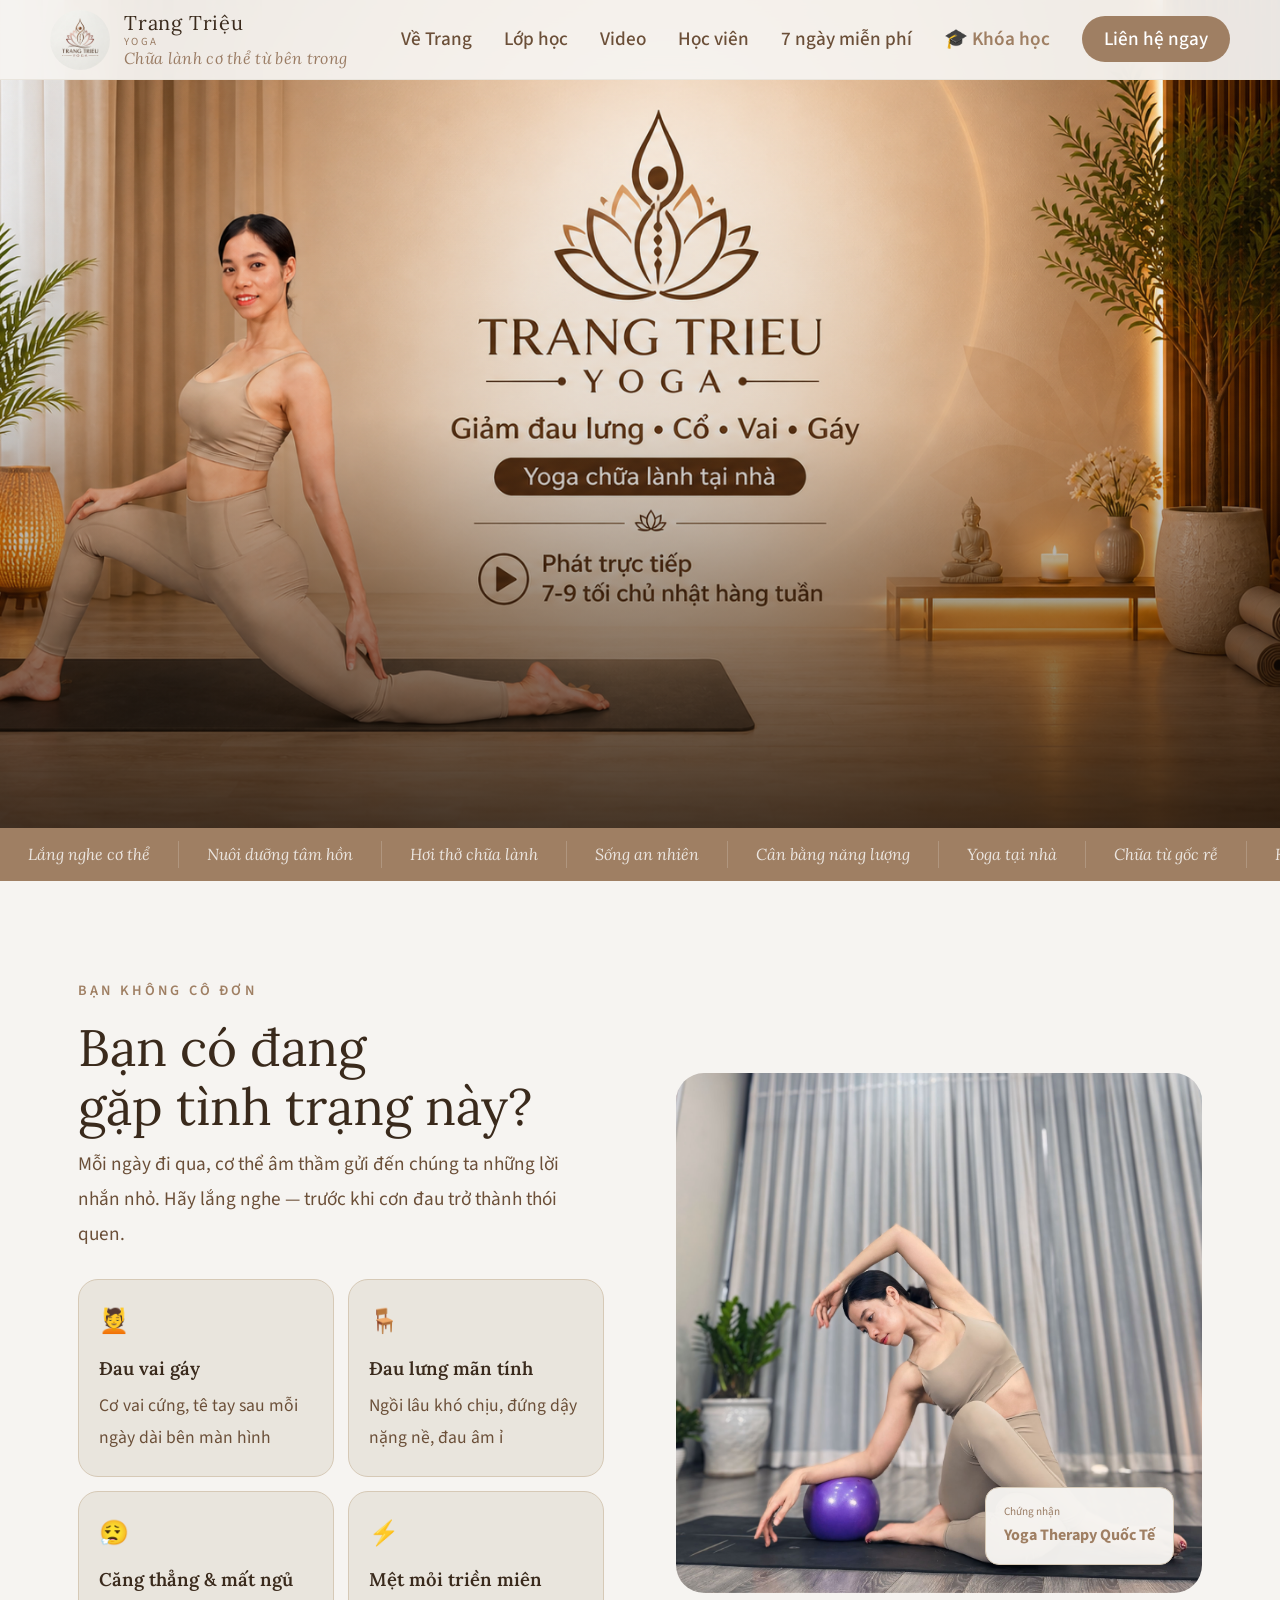
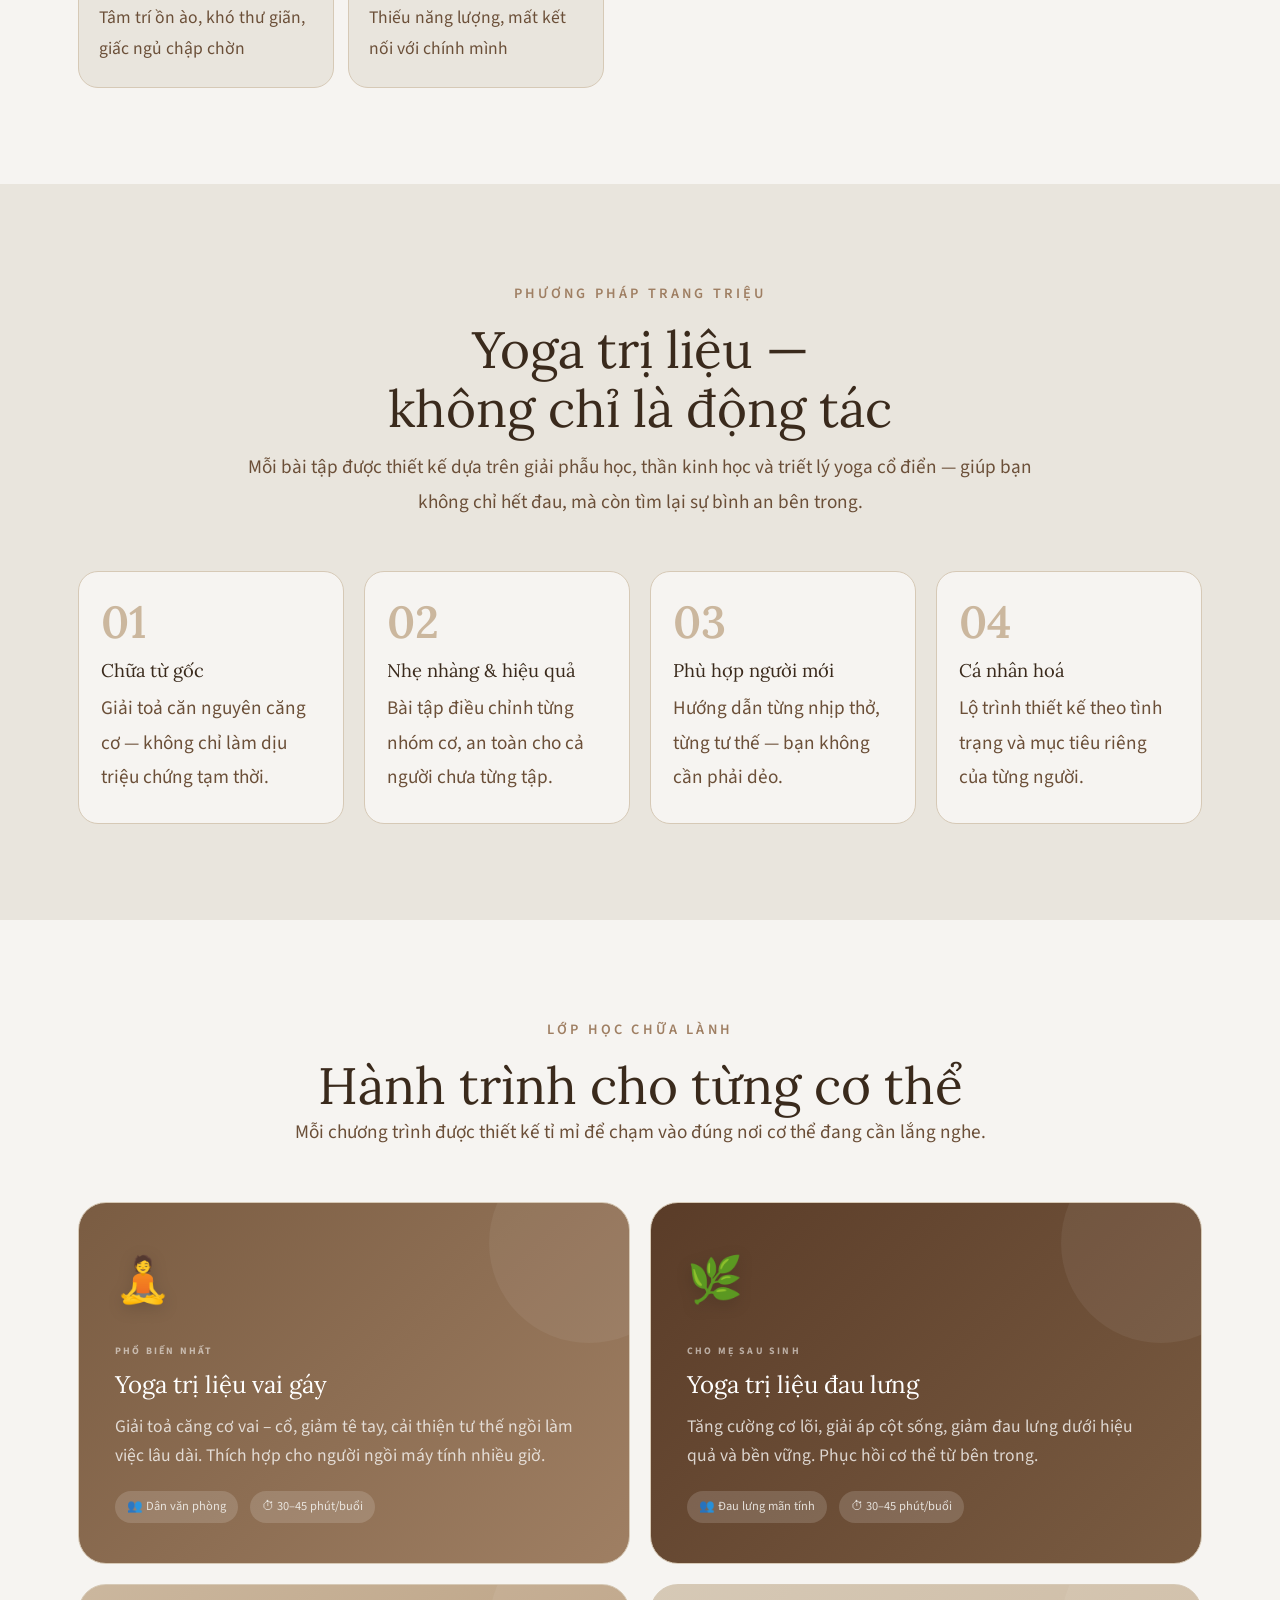
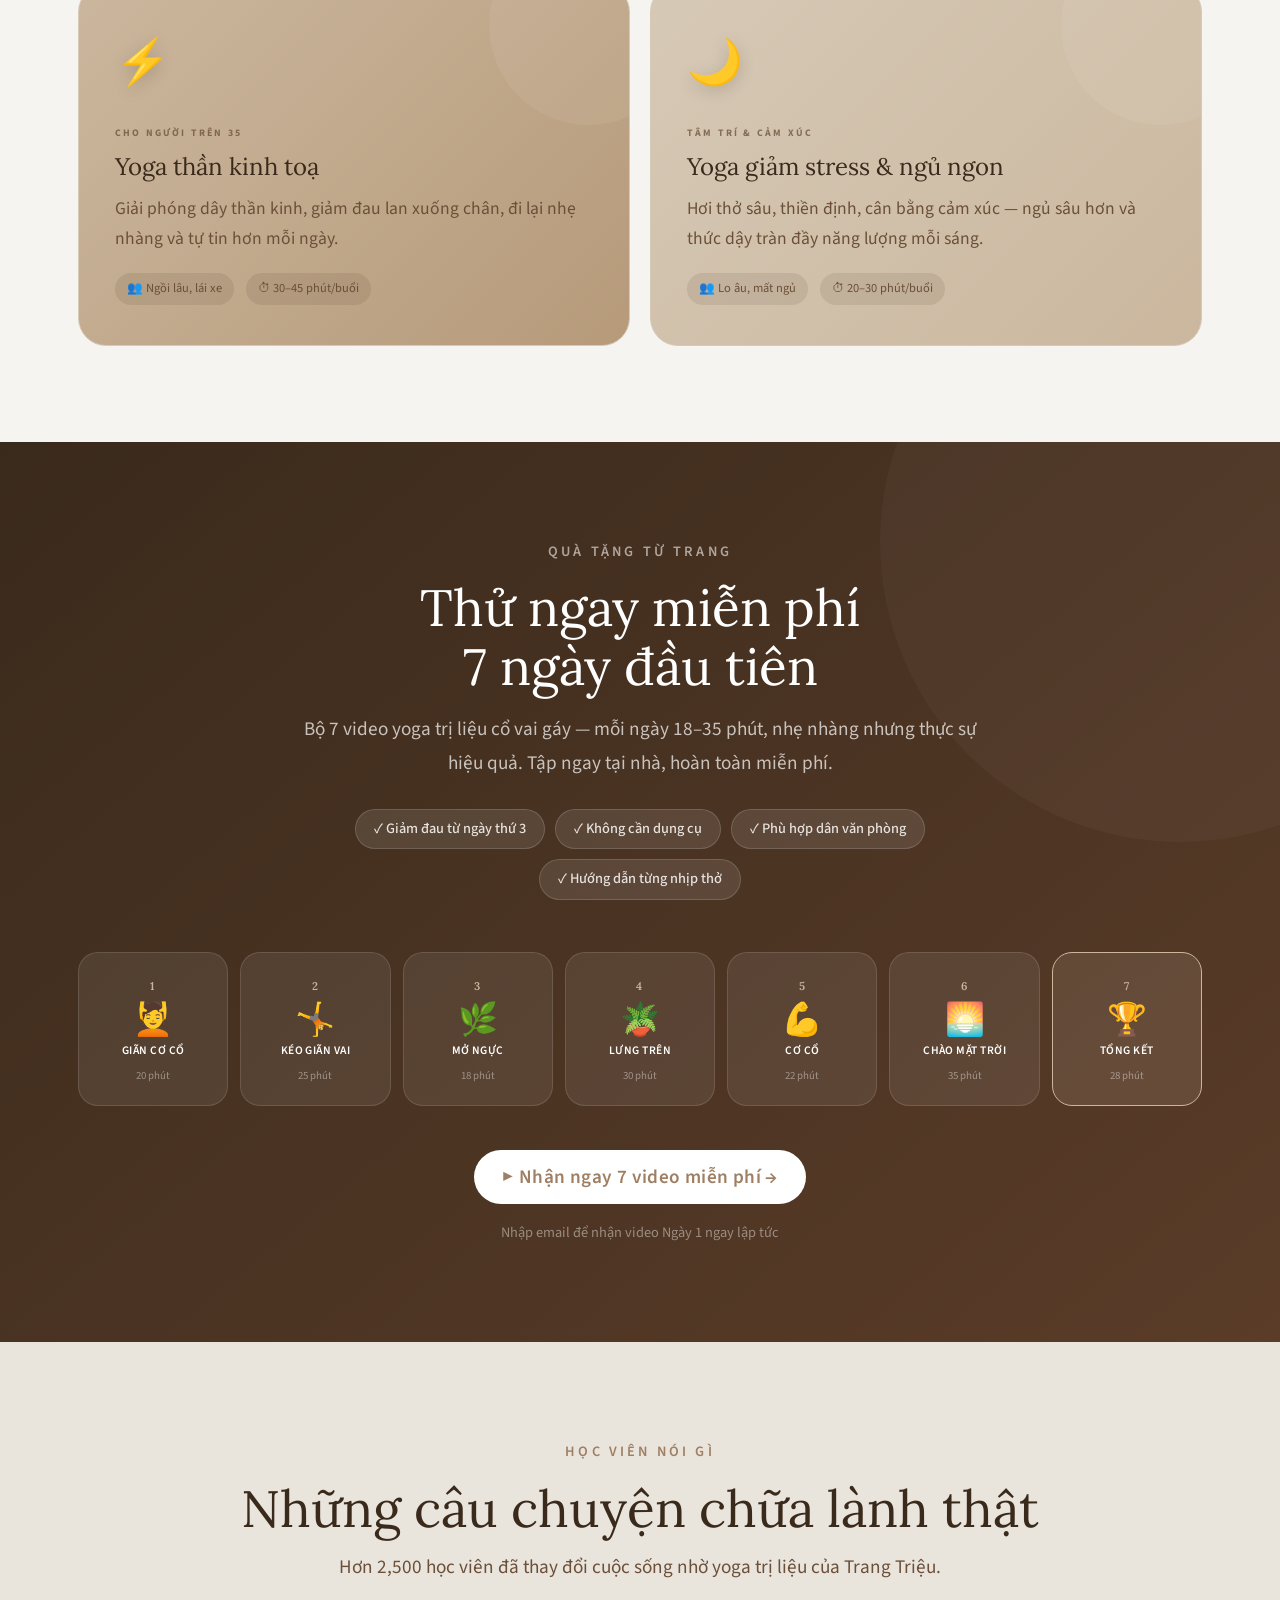
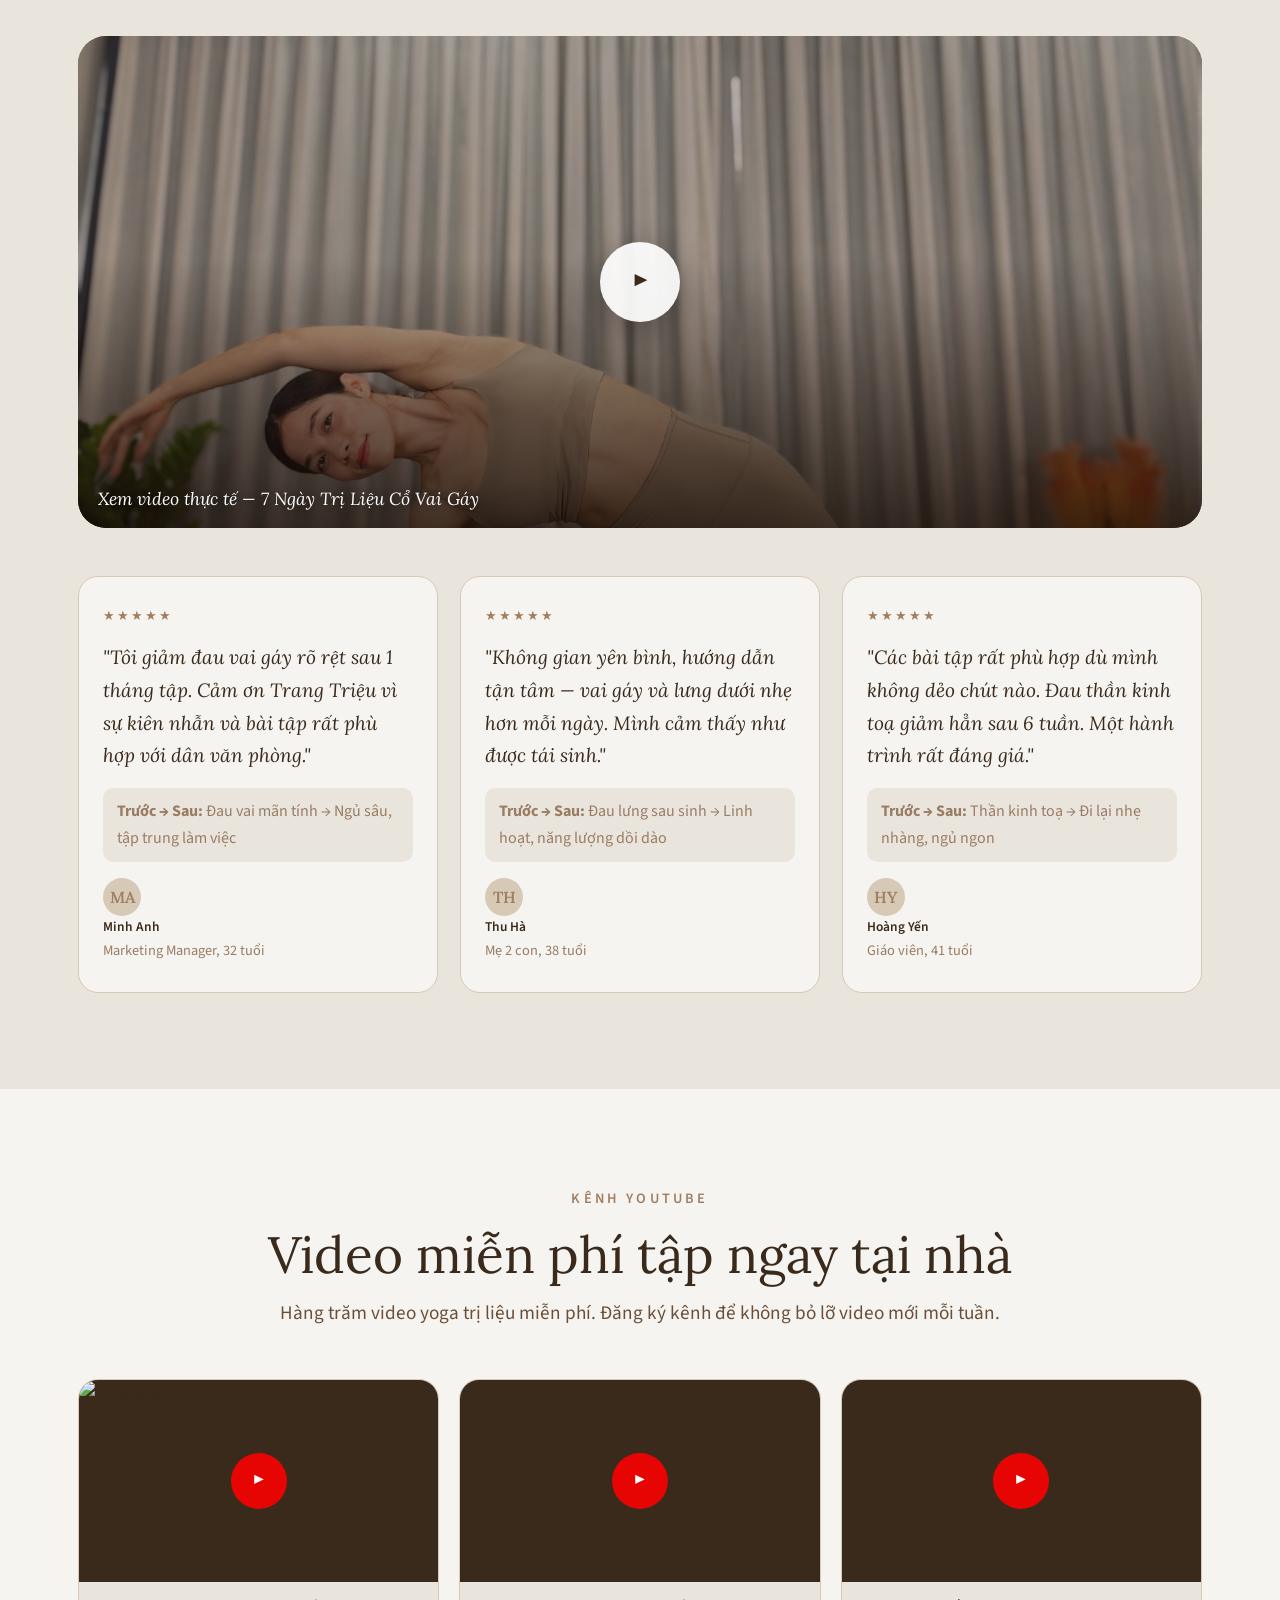
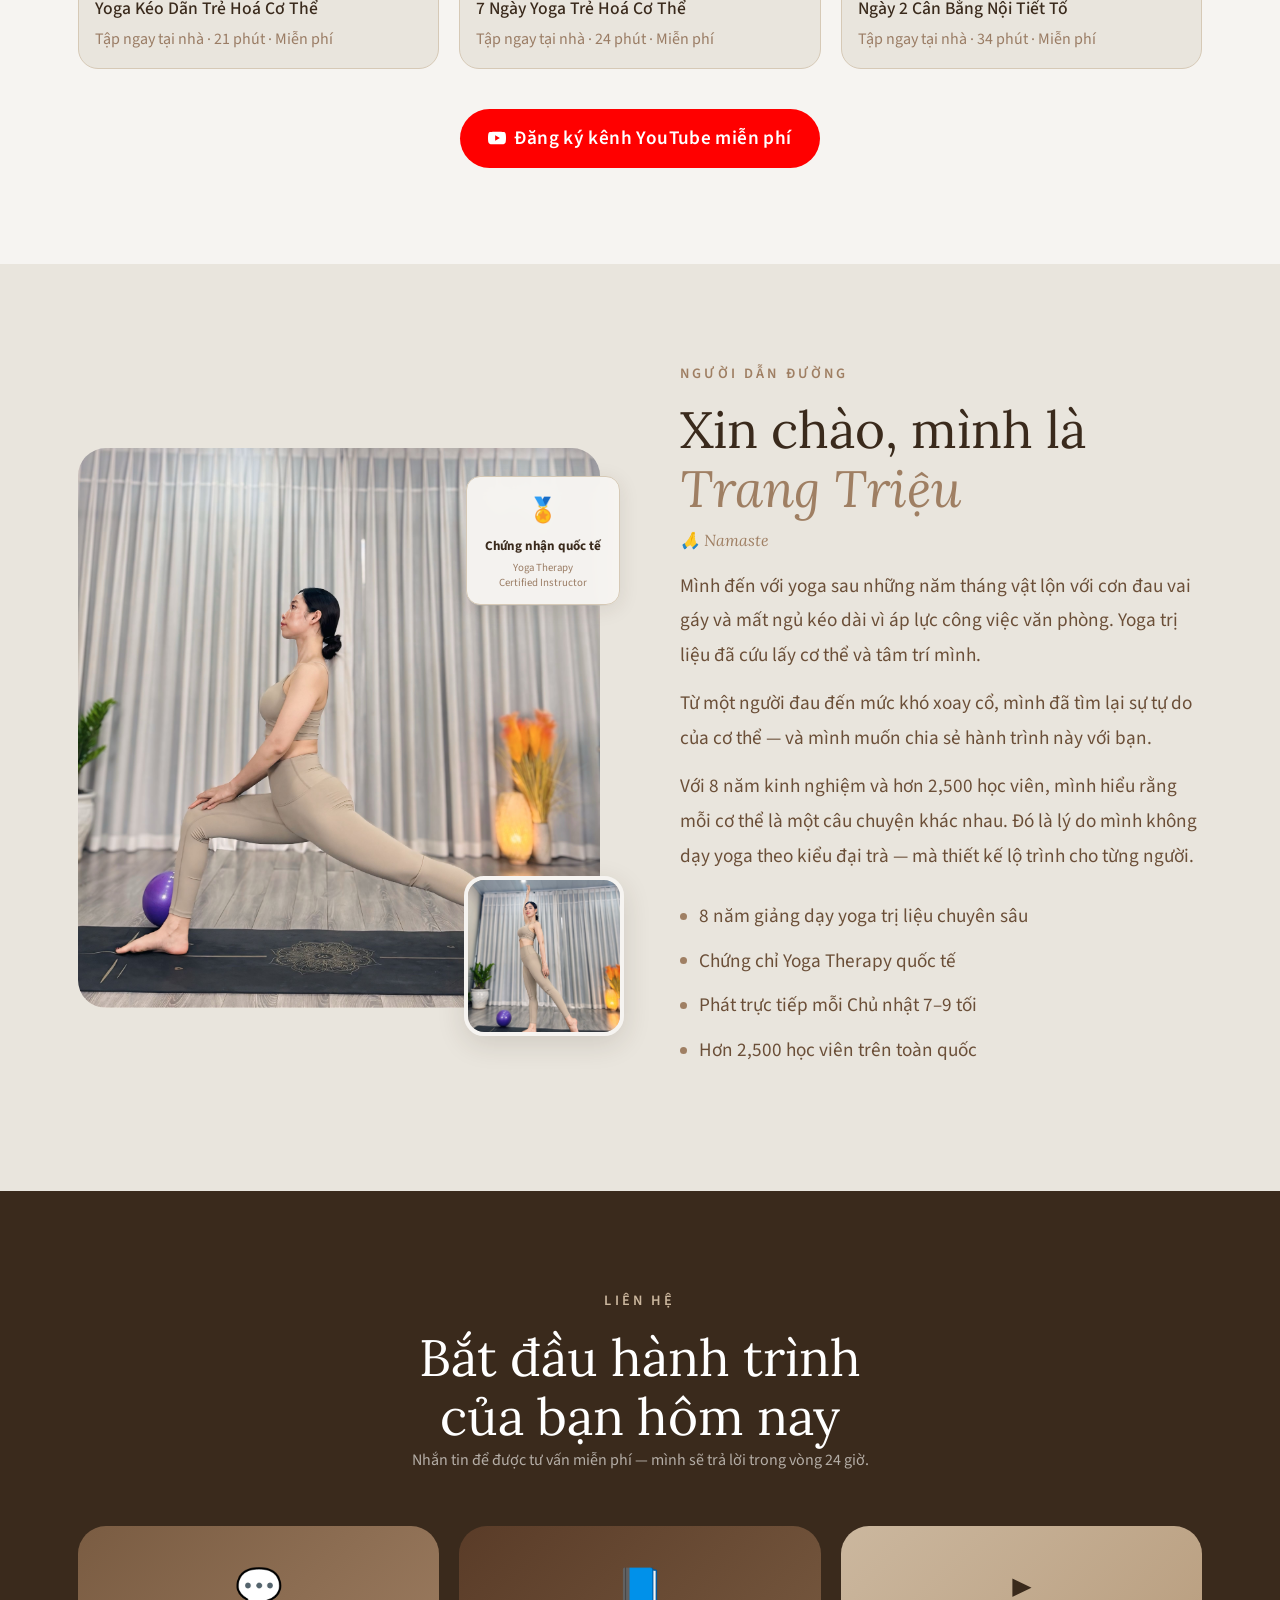
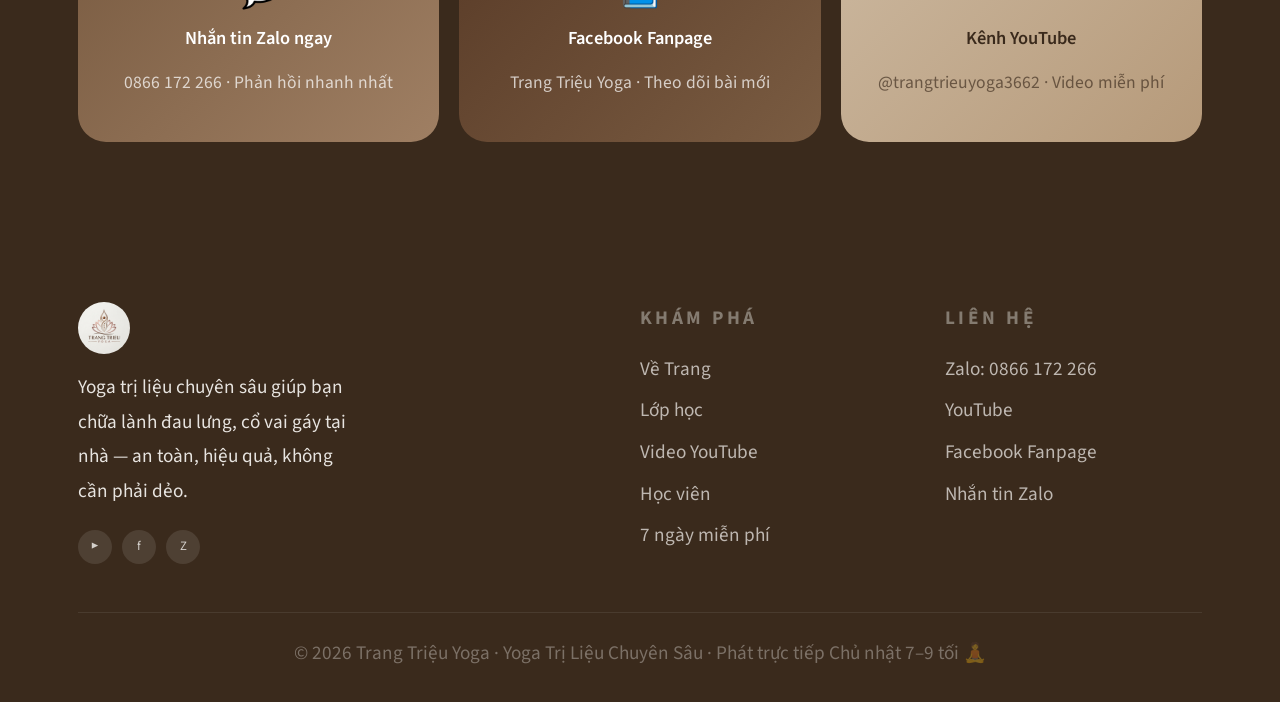
<file: index.html>
<!DOCTYPE html>
<html lang="vi">
<head>
  <meta charset="UTF-8" />
  <meta name="viewport" content="width=device-width, initial-scale=1.0" />
  <title>Trang Triệu Yoga – Yoga Trị Liệu Đau Lưng, Cổ Vai Gáy Tại Nhà</title>
  <meta name="description" content="Yoga trị liệu chuyên sâu giúp chữa lành đau lưng, đau cổ vai gáy tại nhà — an toàn, hiệu quả, không cần phải dẻo. Thử miễn phí 7 ngày cùng Trang Triệu Yoga." />

  <!-- Favicon -->
  <link rel="icon" type="image/jpeg" href="assets/logo.jpg" />
  <link rel="apple-touch-icon" href="assets/logo.jpg" />

  <!-- Open Graph / Facebook -->
  <meta property="og:type" content="website" />
  <meta property="og:url" content="https://trangtrieuyoga.com/" />
  <meta property="og:title" content="Trang Triệu Yoga – Yoga Trị Liệu Đau Lưng, Cổ Vai Gáy Tại Nhà" />
  <meta property="og:description" content="Yoga trị liệu chuyên sâu giúp chữa lành đau lưng, đau cổ vai gáy tại nhà — an toàn, hiệu quả, không cần phải dẻo. Thử miễn phí 7 ngày cùng Trang Triệu Yoga." />
  <meta property="og:image" content="assets/banner.png" />
  <meta property="og:locale" content="vi_VN" />
  <meta property="og:site_name" content="Trang Triệu Yoga" />

  <!-- Twitter Card -->
  <meta name="twitter:card" content="summary_large_image" />
  <meta name="twitter:title" content="Trang Triệu Yoga – Yoga Trị Liệu Đau Lưng, Cổ Vai Gáy Tại Nhà" />
  <meta name="twitter:description" content="Yoga trị liệu chuyên sâu giúp chữa lành đau lưng, đau cổ vai gáy tại nhà — an toàn, hiệu quả, không cần phải dẻo. Thử miễn phí 7 ngày." />
  <meta name="twitter:image" content="assets/banner.png" />
  <link rel="preconnect" href="https://fonts.googleapis.com">
  <link rel="preconnect" href="https://fonts.gstatic.com" crossorigin>
  <link href="https://fonts.googleapis.com/css2?family=Lora:ital,wght@0,400;0,500;0,600;1,400;1,500&family=Source+Sans+3:wght@300;400;500;600&display=swap" rel="stylesheet">

  <link rel="stylesheet" href="style.css" />

  <!-- MailerLite Universal -->
  <script>
    (function(w,d,e,u,f,l,n){w[f]=w[f]||function(){(w[f].q=w[f].q||[])
    .push(arguments);},l=d.createElement(e),l.async=1,l.src=u,
    n=d.getElementsByTagName(e)[0],n.parentNode.insertBefore(l,n);})
    (window,document,'script','https://assets.mailerlite.com/js/universal.js','ml');
    ml('account', '2358126');
  </script>
  <!-- End MailerLite Universal -->

  <style>
    /* ── Lead Capture Modal ── */
    .lc-backdrop {
      display: none; position: fixed; inset: 0; z-index: 2000;
      background: rgba(58,42,28,0.55); backdrop-filter: blur(4px);
      align-items: center; justify-content: center; padding: 20px;
    }
    .lc-backdrop.open { display: flex; }
    .lc-box {
      background: var(--c0); border-radius: var(--r-lg);
      padding: 40px 36px; max-width: 480px; width: 100%;
      position: relative; box-shadow: 0 24px 64px rgba(58,42,28,0.25);
      animation: lcIn 0.25s ease;
    }
    @keyframes lcIn { from { opacity:0; transform:translateY(20px); } to { opacity:1; transform:translateY(0); } }
    .lc-close {
      position: absolute; top: 16px; right: 18px;
      background: none; border: none; font-size: 1.4rem;
      color: var(--soft); cursor: pointer; line-height: 1;
    }
    .lc-box .lc-icon { font-size: 2.4rem; margin-bottom: 8px; }
    .lc-box h3 { font-family: 'Lora', serif; font-size: 1.6rem; font-weight: 400; color: var(--ink); margin-bottom: 8px; line-height: 1.3; }
    .lc-box .lc-sub { font-size: 1rem; color: var(--mid); margin-bottom: 24px; }
    .lc-box .ml-embedded { margin: 0; }
  </style>
</head>
<body>

<!-- NAVBAR -->
<nav>
  <div class="nav-inner">
    <a href="#hero" class="nav-brand">
      <img src="assets/logo.jpg" alt="logo">
      <div class="nav-brand-name">Trang Triệu<span>Yoga</span><em class="nav-brand-slogan">Chữa lành cơ thể từ bên trong</em></div>
    </a>
    <ul class="nav-links">
      <li><a href="#about">Về Trang</a></li>
      <li><a href="#classes">Lớp học</a></li>
      <li><a href="#youtube">Video</a></li>
      <li><a href="#testimonials">Học viên</a></li>
      <li><a href="7-ngay-mien-phi.html">7 ngày miễn phí</a></li>
      <li><a href="courses.html" style="color:var(--c5);font-weight:600">🎓 Khóa học</a></li>
      <li><a href="#contact" class="nav-cta">Liên hệ ngay</a></li>
    </ul>
    <div class="hamburger"><span></span><span></span><span></span></div>
  </div>
</nav>

<!-- HERO -->
<section id="hero">
  <div class="hero-banner">
    <img src="assets/banner.png" alt="Trang Triệu Yoga">
  </div>

</section>

<!-- MARQUEE -->
<div class="marquee" aria-hidden="true">
  <div class="marquee-track">
    <span class="marquee-item">Lắng nghe cơ thể</span>
    <span class="marquee-item">Nuôi dưỡng tâm hồn</span>
    <span class="marquee-item">Hơi thở chữa lành</span>
    <span class="marquee-item">Sống an nhiên</span>
    <span class="marquee-item">Cân bằng năng lượng</span>
    <span class="marquee-item">Yoga tại nhà</span>
    <span class="marquee-item">Chữa từ gốc rễ</span>
    <span class="marquee-item">Không cần phải dẻo</span>
    <span class="marquee-item">Lắng nghe cơ thể</span>
    <span class="marquee-item">Nuôi dưỡng tâm hồn</span>
    <span class="marquee-item">Hơi thở chữa lành</span>
    <span class="marquee-item">Sống an nhiên</span>
    <span class="marquee-item">Cân bằng năng lượng</span>
    <span class="marquee-item">Yoga tại nhà</span>
    <span class="marquee-item">Chữa từ gốc rễ</span>
    <span class="marquee-item">Không cần phải dẻo</span>
  </div>
</div>

<!-- PAIN POINTS -->
<section id="pain">
  <div class="wrap">
    <div class="pain-grid">
      <div>
        <span class="label">Bạn không cô đơn</span>
        <h2>Bạn có đang<br>gặp tình trạng này?</h2>
        <p style="margin-top:12px">Mỗi ngày đi qua, cơ thể âm thầm gửi đến chúng ta những lời nhắn nhỏ. Hãy lắng nghe — trước khi cơn đau trở thành thói quen.</p>
        <div class="pain-cards">
          <div class="pain-card">
            <div class="pain-icon">💆</div>
            <h4>Đau vai gáy</h4>
            <p>Cơ vai cứng, tê tay sau mỗi ngày dài bên màn hình</p>
          </div>
          <div class="pain-card">
            <div class="pain-icon">🪑</div>
            <h4>Đau lưng mãn tính</h4>
            <p>Ngồi lâu khó chịu, đứng dậy nặng nề, đau âm ỉ</p>
          </div>
          <div class="pain-card">
            <div class="pain-icon">😮‍💨</div>
            <h4>Căng thẳng & mất ngủ</h4>
            <p>Tâm trí ồn ào, khó thư giãn, giấc ngủ chập chờn</p>
          </div>
          <div class="pain-card">
            <div class="pain-icon">⚡</div>
            <h4>Mệt mỏi triền miên</h4>
            <p>Thiếu năng lượng, mất kết nối với chính mình</p>
          </div>
        </div>
      </div>
      <div class="pain-photo">
        <img src="assets/photos/IMG_3440.JPG" alt="Yoga trị liệu">
        <div class="pain-cert">
          <p>Chứng nhận</p>
          <strong>Yoga Therapy Quốc Tế</strong>
        </div>
      </div>
    </div>
  </div>
</section>

<!-- METHOD -->
<section id="method">
  <div class="wrap">
    <div class="method-hd">
      <span class="label">Phương pháp Trang Triệu</span>
      <h2>Yoga trị liệu —<br>không chỉ là động tác</h2>
      <p>Mỗi bài tập được thiết kế dựa trên giải phẫu học, thần kinh học và triết lý yoga cổ điển — giúp bạn không chỉ hết đau, mà còn tìm lại sự bình an bên trong.</p>
    </div>
    <div class="method-grid">
      <div class="method-card">
        <div class="method-num">01</div>
        <h3>Chữa từ gốc</h3>
        <p>Giải toả căn nguyên căng cơ — không chỉ làm dịu triệu chứng tạm thời.</p>
      </div>
      <div class="method-card">
        <div class="method-num">02</div>
        <h3>Nhẹ nhàng & hiệu quả</h3>
        <p>Bài tập điều chỉnh từng nhóm cơ, an toàn cho cả người chưa từng tập.</p>
      </div>
      <div class="method-card">
        <div class="method-num">03</div>
        <h3>Phù hợp người mới</h3>
        <p>Hướng dẫn từng nhịp thở, từng tư thế — bạn không cần phải dẻo.</p>
      </div>
      <div class="method-card">
        <div class="method-num">04</div>
        <h3>Cá nhân hoá</h3>
        <p>Lộ trình thiết kế theo tình trạng và mục tiêu riêng của từng người.</p>
      </div>
    </div>
  </div>
</section>

<!-- CLASSES -->
<section id="classes">
  <div class="wrap">
    <div class="classes-hd">
      <span class="label">Lớp học chữa lành</span>
      <h2>Hành trình cho từng cơ thể</h2>
      <p>Mỗi chương trình được thiết kế tỉ mỉ để chạm vào đúng nơi cơ thể đang cần lắng nghe.</p>
    </div>
    <div class="classes-grid">
      <div class="class-card class-card-1">
        <span class="class-icon">🧘</span>
        <div class="class-body">
          <span class="class-tag">Phổ biến nhất</span>
          <h3>Yoga trị liệu vai gáy</h3>
          <p>Giải toả căng cơ vai – cổ, giảm tê tay, cải thiện tư thế ngồi làm việc lâu dài. Thích hợp cho người ngồi máy tính nhiều giờ.</p>
          <div class="class-meta"><span>👥 Dân văn phòng</span><span>⏱ 30–45 phút/buổi</span></div>
        </div>
      </div>
      <div class="class-card class-card-2">
        <span class="class-icon">🌿</span>
        <div class="class-body">
          <span class="class-tag">Cho mẹ sau sinh</span>
          <h3>Yoga trị liệu đau lưng</h3>
          <p>Tăng cường cơ lõi, giải áp cột sống, giảm đau lưng dưới hiệu quả và bền vững. Phục hồi cơ thể từ bên trong.</p>
          <div class="class-meta"><span>👥 Đau lưng mãn tính</span><span>⏱ 30–45 phút/buổi</span></div>
        </div>
      </div>
      <div class="class-card class-card-3">
        <span class="class-icon">⚡</span>
        <div class="class-body">
          <span class="class-tag">Cho người trên 35</span>
          <h3>Yoga thần kinh toạ</h3>
          <p>Giải phóng dây thần kinh, giảm đau lan xuống chân, đi lại nhẹ nhàng và tự tin hơn mỗi ngày.</p>
          <div class="class-meta"><span>👥 Ngồi lâu, lái xe</span><span>⏱ 30–45 phút/buổi</span></div>
        </div>
      </div>
      <div class="class-card class-card-4">
        <span class="class-icon">🌙</span>
        <div class="class-body">
          <span class="class-tag">Tâm trí & cảm xúc</span>
          <h3>Yoga giảm stress & ngủ ngon</h3>
          <p>Hơi thở sâu, thiền định, cân bằng cảm xúc — ngủ sâu hơn và thức dậy tràn đầy năng lượng mỗi sáng.</p>
          <div class="class-meta"><span>👥 Lo âu, mất ngủ</span><span>⏱ 20–30 phút/buổi</span></div>
        </div>
      </div>
    </div>
  </div>
</section>

<!-- FREE COURSE -->
<section id="free-course">
  <div class="wrap">
    <div class="fc-hd">
      <span class="label" style="color:rgba(246,244,241,0.6)">Quà tặng từ Trang</span>
      <h2>Thử ngay miễn phí<br>7 ngày đầu tiên</h2>
      <p>Bộ 7 video yoga trị liệu cổ vai gáy — mỗi ngày 18–35 phút, nhẹ nhàng nhưng thực sự hiệu quả. Tập ngay tại nhà, hoàn toàn miễn phí.</p>
      <ul class="fc-pills">
        <li>✓ Giảm đau từ ngày thứ 3</li>
        <li>✓ Không cần dụng cụ</li>
        <li>✓ Phù hợp dân văn phòng</li>
        <li>✓ Hướng dẫn từng nhịp thở</li>
      </ul>
    </div>
    <div class="days-grid">
      <div class="day-tile" onclick="openLeadCapture()">
        <span class="day-num">1</span>
        <span class="day-icon">💆</span>
        <span class="day-lbl">Giãn Cơ Cổ</span>
        <span class="day-dur">20 phút</span>
      </div>
      <div class="day-tile" onclick="openLeadCapture()">
        <span class="day-num">2</span>
        <span class="day-icon">🤸</span>
        <span class="day-lbl">Kéo Giãn Vai</span>
        <span class="day-dur">25 phút</span>
      </div>
      <div class="day-tile" onclick="openLeadCapture()">
        <span class="day-num">3</span>
        <span class="day-icon">🌿</span>
        <span class="day-lbl">Mở Ngực</span>
        <span class="day-dur">18 phút</span>
      </div>
      <div class="day-tile" onclick="openLeadCapture()">
        <span class="day-num">4</span>
        <span class="day-icon">🪴</span>
        <span class="day-lbl">Lưng Trên</span>
        <span class="day-dur">30 phút</span>
      </div>
      <div class="day-tile" onclick="openLeadCapture()">
        <span class="day-num">5</span>
        <span class="day-icon">💪</span>
        <span class="day-lbl">Cơ Cổ</span>
        <span class="day-dur">22 phút</span>
      </div>
      <div class="day-tile" onclick="openLeadCapture()">
        <span class="day-num">6</span>
        <span class="day-icon">🌅</span>
        <span class="day-lbl">Chào Mặt Trời</span>
        <span class="day-dur">35 phút</span>
      </div>
      <div class="day-tile day-tile-final" onclick="openLeadCapture()">
        <span class="day-num">7</span>
        <span class="day-icon">🏆</span>
        <span class="day-lbl">Tổng Kết</span>
        <span class="day-dur">28 phút</span>
      </div>
    </div>
    <div class="fc-cta">
      <button onclick="openLeadCapture()" class="btn btn-white">▶ Nhận ngay 7 video miễn phí →</button>
      <p>Nhập email để nhận video Ngày 1 ngay lập tức</p>
    </div>
  </div>
</section>

<!-- TESTIMONIALS -->
<section id="testimonials">
  <div class="wrap">
    <div class="test-hd">
      <span class="label">Học viên nói gì</span>
      <h2>Những câu chuyện chữa lành thật</h2>
      <p>Hơn 2,500 học viên đã thay đổi cuộc sống nhờ yoga trị liệu của Trang Triệu.</p>
    </div>

    <div class="video-box" id="videoBox" data-video="nNhDQZv0GCY" style="cursor:pointer">
      <img src="assets/photos/IMG_3433.JPG" alt="Video học viên chia sẻ">
      <div class="video-box-overlay">
        <div class="play-circle">▶</div>
      </div>
      <div class="video-box-caption">Xem video thực tế — 7 Ngày Trị Liệu Cổ Vai Gáy</div>
    </div>

    <div class="test-grid">
      <div class="test-card">
        <div class="stars">★★★★★</div>
        <blockquote>"Tôi giảm đau vai gáy rõ rệt sau 1 tháng tập. Cảm ơn Trang Triệu vì sự kiên nhẫn và bài tập rất phù hợp với dân văn phòng."</blockquote>
        <div class="test-ba"><strong>Trước → Sau:</strong> Đau vai mãn tính → Ngủ sâu, tập trung làm việc</div>
        <div class="test-author">
          <div class="author-av">MA</div>
          <div><div class="author-name">Minh Anh</div><div class="author-role">Marketing Manager, 32 tuổi</div></div>
        </div>
      </div>
      <div class="test-card">
        <div class="stars">★★★★★</div>
        <blockquote>"Không gian yên bình, hướng dẫn tận tâm — vai gáy và lưng dưới nhẹ hơn mỗi ngày. Mình cảm thấy như được tái sinh."</blockquote>
        <div class="test-ba"><strong>Trước → Sau:</strong> Đau lưng sau sinh → Linh hoạt, năng lượng dồi dào</div>
        <div class="test-author">
          <div class="author-av">TH</div>
          <div><div class="author-name">Thu Hà</div><div class="author-role">Mẹ 2 con, 38 tuổi</div></div>
        </div>
      </div>
      <div class="test-card">
        <div class="stars">★★★★★</div>
        <blockquote>"Các bài tập rất phù hợp dù mình không dẻo chút nào. Đau thần kinh toạ giảm hẳn sau 6 tuần. Một hành trình rất đáng giá."</blockquote>
        <div class="test-ba"><strong>Trước → Sau:</strong> Thần kinh toạ → Đi lại nhẹ nhàng, ngủ ngon</div>
        <div class="test-author">
          <div class="author-av">HY</div>
          <div><div class="author-name">Hoàng Yến</div><div class="author-role">Giáo viên, 41 tuổi</div></div>
        </div>
      </div>
    </div>
  </div>
</section>

<!-- YOUTUBE -->
<section id="youtube">
  <div class="wrap">
    <div class="yt-hd">
      <span class="label">Kênh YouTube</span>
      <h2>Video miễn phí tập ngay tại nhà</h2>
      <p>Hàng trăm video yoga trị liệu miễn phí. Đăng ký kênh để không bỏ lỡ video mới mỗi tuần.</p>
    </div>
    <div class="yt-grid">
      <div class="yt-card">
        <a class="yt-thumb" href="https://www.youtube.com/watch?v=5bB63wqS2Z8" target="_blank" rel="noopener">
          <img src="https://img.youtube.com/vi/5bB63wqS2Z8/maxresdefault.jpg" alt="Video yoga miễn phí" loading="lazy" onerror="this.src='https://img.youtube.com/vi/5bB63wqS2Z8/hqdefault.jpg'">
          <div class="yt-play"><div class="yt-play-btn">▶</div></div>
        </a>
        <div class="yt-info">
          <h4>Yoga Kéo Dãn Trẻ Hoá Cơ Thể</h4>
          <p>Tập ngay tại nhà · 21 phút · Miễn phí</p>
        </div>
      </div>
      <div class="yt-card">
        <a class="yt-thumb" href="https://www.youtube.com/watch?v=B-mu5jqtc7o" target="_blank" rel="noopener">
          <img src="https://img.youtube.com/vi/B-mu5jqtc7o/maxresdefault.jpg" alt="Video yoga miễn phí" loading="lazy" onerror="this.src='https://img.youtube.com/vi/B-mu5jqtc7o/hqdefault.jpg'">
          <div class="yt-play"><div class="yt-play-btn">▶</div></div>
        </a>
        <div class="yt-info">
          <h4>7 Ngày Yoga Trẻ Hoá Cơ Thể</h4>
          <p>Tập ngay tại nhà · 24 phút · Miễn phí</p>
        </div>
      </div>
      <div class="yt-card">
        <a class="yt-thumb" href="https://www.youtube.com/watch?v=9KWRJCvPyIk" target="_blank" rel="noopener">
          <img src="https://img.youtube.com/vi/9KWRJCvPyIk/maxresdefault.jpg" alt="Video yoga miễn phí" loading="lazy" onerror="this.src='https://img.youtube.com/vi/9KWRJCvPyIk/hqdefault.jpg'">
          <div class="yt-play"><div class="yt-play-btn">▶</div></div>
        </a>
        <div class="yt-info">
          <h4>Ngày 2 Cân Bằng Nội Tiết Tố</h4>
          <p>Tập ngay tại nhà · 34 phút · Miễn phí</p>
        </div>
      </div>
    </div>
    <div class="yt-cta">
      <a href="https://www.youtube.com/@trangtrieuyoga3662" target="_blank" class="btn btn-yt">
        <svg width="18" height="18" viewBox="0 0 24 24" fill="currentColor"><path d="M23.498 6.186a3.016 3.016 0 0 0-2.122-2.136C19.505 3.545 12 3.545 12 3.545s-7.505 0-9.377.505A3.017 3.017 0 0 0 .502 6.186C0 8.07 0 12 0 12s0 3.93.502 5.814a3.016 3.016 0 0 0 2.122 2.136c1.871.505 9.376.505 9.376.505s7.505 0 9.377-.505a3.015 3.015 0 0 0 2.122-2.136C24 15.93 24 12 24 12s0-3.93-.502-5.814zM9.545 15.568V8.432L15.818 12l-6.273 3.568z"/></svg>
        Đăng ký kênh YouTube miễn phí
      </a>
    </div>
  </div>
</section>

<!-- ABOUT -->
<section id="about">
  <div class="wrap">
    <div class="about-grid">
      <div class="about-photos">
        <div class="about-photo-main">
          <img src="assets/photos/IMG_3434.JPG" alt="Trang Triệu – Giáo viên Yoga Trị Liệu">
        </div>
        <div class="about-photo-thumb">
          <img src="assets/photos/IMG_3427.JPG" alt="Trang Triệu Yoga">
        </div>
        <div class="about-cert-badge">
          <div class="cert-ico">🏅</div>
          <strong>Chứng nhận quốc tế</strong>
          <p>Yoga Therapy<br>Certified Instructor</p>
        </div>
      </div>
      <div class="about-text">
        <span class="label">Người dẫn đường</span>
        <h2>Xin chào, mình là<br><em>Trang Triệu</em></h2>
        <p class="namaste">🙏 Namaste</p>
        <p>Mình đến với yoga sau những năm tháng vật lộn với cơn đau vai gáy và mất ngủ kéo dài vì áp lực công việc văn phòng. Yoga trị liệu đã cứu lấy cơ thể và tâm trí mình.</p>
        <p>Từ một người đau đến mức khó xoay cổ, mình đã tìm lại sự tự do của cơ thể — và mình muốn chia sẻ hành trình này với bạn.</p>
        <p>Với 8 năm kinh nghiệm và hơn 2,500 học viên, mình hiểu rằng mỗi cơ thể là một câu chuyện khác nhau. Đó là lý do mình không dạy yoga theo kiểu đại trà — mà thiết kế lộ trình cho từng người.</p>
        <div class="creds">
          <div class="cred"><div class="cred-dot"></div><p>8 năm giảng dạy yoga trị liệu chuyên sâu</p></div>
          <div class="cred"><div class="cred-dot"></div><p>Chứng chỉ Yoga Therapy quốc tế</p></div>
          <div class="cred"><div class="cred-dot"></div><p>Phát trực tiếp mỗi Chủ nhật 7–9 tối</p></div>
          <div class="cred"><div class="cred-dot"></div><p>Hơn 2,500 học viên trên toàn quốc</p></div>
        </div>
      </div>
    </div>
  </div>
</section>

<!-- CONTACT -->
<section id="contact">
  <div class="wrap">
    <div class="contact-hd">
      <span class="label">Liên hệ</span>
      <h2>Bắt đầu hành trình<br>của bạn hôm nay</h2>
      <p>Nhắn tin để được tư vấn miễn phí — mình sẽ trả lời trong vòng 24 giờ.</p>
    </div>
    <div class="contact-cta-row">
      <a href="https://zalo.me/0866172266" class="contact-cta-card contact-cta-zalo" target="_blank" rel="noopener">
        <div class="cta-icon">💬</div>
        <div class="cta-label">Nhắn tin Zalo ngay</div>
        <div class="cta-sub">0866 172 266 · Phản hồi nhanh nhất</div>
      </a>
      <a href="https://www.facebook.com/yogatrangtrieu" class="contact-cta-card contact-cta-fb" target="_blank" rel="noopener">
        <div class="cta-icon">📘</div>
        <div class="cta-label">Facebook Fanpage</div>
        <div class="cta-sub">Trang Triệu Yoga · Theo dõi bài mới</div>
      </a>
      <a href="https://www.youtube.com/@trangtrieuyoga3662" class="contact-cta-card contact-cta-yt" target="_blank" rel="noopener">
        <div class="cta-icon">▶</div>
        <div class="cta-label">Kênh YouTube</div>
        <div class="cta-sub">@trangtrieuyoga3662 · Video miễn phí</div>
      </a>
    </div>
  </div>
</section>

<!-- FOOTER -->
<footer>
  <div class="wrap">
    <div class="footer-grid">
      <div class="footer-brand">
        <img src="assets/logo.jpg" alt="Trang Triệu Yoga">
        <p>Yoga trị liệu chuyên sâu giúp bạn chữa lành đau lưng, cổ vai gáy tại nhà — an toàn, hiệu quả, không cần phải dẻo.</p>
        <div class="socials">
          <a href="https://www.youtube.com/@trangtrieuyoga3662" class="soc" target="_blank">▶</a>
          <a href="https://facebook.com/yogatrangtrieu" class="soc" target="_blank">f</a>
          <a href="https://zalo.me/0866172266" class="soc" target="_blank">Z</a>
        </div>
      </div>
      <div class="footer-col">
        <h4>Khám phá</h4>
        <ul>
          <li><a href="#about">Về Trang</a></li>
          <li><a href="#classes">Lớp học</a></li>
          <li><a href="#youtube">Video YouTube</a></li>
          <li><a href="#testimonials">Học viên</a></li>
          <li><a href="#free-course">7 ngày miễn phí</a></li>
        </ul>
      </div>
      <div class="footer-col">
        <h4>Liên hệ</h4>
        <ul>
          <li><a href="https://zalo.me/0866172266">Zalo: 0866 172 266</a></li>
          <li><a href="https://www.youtube.com/@trangtrieuyoga3662">YouTube</a></li>
          <li><a href="https://facebook.com/yogatrangtrieu">Facebook Fanpage</a></li>
          <li><a href="https://zalo.me/0866172266">Nhắn tin Zalo</a></li>
        </ul>
      </div>
    </div>
    <div class="footer-bottom">© 2026 Trang Triệu Yoga · Yoga Trị Liệu Chuyên Sâu · Phát trực tiếp Chủ nhật 7–9 tối 🧘</div>
  </div>
</footer>

<!-- LEAD CAPTURE MODAL -->
<div class="lc-backdrop" id="lcModal">
  <div class="lc-box">
    <button class="lc-close" onclick="closeLeadCapture()" aria-label="Đóng">✕</button>
    <div class="lc-icon">🎁</div>
    <h3>Nhận miễn phí<br>7 ngày yoga trị liệu</h3>
    <p class="lc-sub">Nhập thông tin bên dưới — video Ngày 1 sẽ được gửi vào email của bạn ngay lập tức.</p>
    <div class="ml-embedded" data-form="JV0xXC"></div>
  </div>
</div>

<!-- ZALO FLOAT — outside hero so it doesn't clash -->


<!-- VIDEO MODAL -->
<div class="modal-backdrop" id="videoModal">
  <div class="modal-box">
    <button class="modal-close" id="modalClose" aria-label="Đóng">✕</button>
    <div class="modal-video">
      <iframe id="modalIframe" src="" allow="autoplay; encrypted-media" allowfullscreen></iframe>
    </div>
  </div>
</div>

<script>
  const videoBox = document.getElementById('videoBox');
  const modal = document.getElementById('videoModal');
  const iframe = document.getElementById('modalIframe');
  const closeBtn = document.getElementById('modalClose');

  videoBox.addEventListener('click', () => {
    const vid = videoBox.dataset.video;
    iframe.src = `https://www.youtube.com/embed/${vid}?autoplay=1&rel=0`;
    modal.classList.add('open');
    document.body.style.overflow = 'hidden';
  });

  function closeModal() {
    modal.classList.remove('open');
    iframe.src = '';
  }

  // Lead Capture Modal
  function openLeadCapture() {
    document.getElementById('lcModal').classList.add('open');
    document.body.style.overflow = 'hidden';
  }
  function closeLeadCapture() {
    document.getElementById('lcModal').classList.remove('open');
    document.body.style.overflow = '';
  }
  document.getElementById('lcModal').addEventListener('click', function(e) {
    if (e.target === this) closeLeadCapture();
  });

  closeBtn.addEventListener('click', closeModal);
  modal.addEventListener('click', (e) => { if (e.target === modal) closeModal(); });
  document.addEventListener('keydown', (e) => { if (e.key === 'Escape') closeModal(); });
</script>

<script>
  // Hamburger menu toggle
  const hamburger = document.querySelector('.hamburger');
  const navLinks  = document.querySelector('.nav-links');
  hamburger.addEventListener('click', () => navLinks.classList.toggle('open'));
  navLinks.querySelectorAll('a').forEach(a => a.addEventListener('click', () => navLinks.classList.remove('open')));
</script>

<script>
  document.getElementById('submitBtn').addEventListener('click', function() {
    const name  = (document.getElementById('f-name').value || '').trim();
    const phone = (document.getElementById('f-phone').value || '').trim();
    const issue = (document.getElementById('f-issue').value || '').trim();
    const note  = (document.getElementById('f-note').value || '').trim();

    if (!phone) {
      alert('Vui lòng nhập số điện thoại của bạn.');
      document.getElementById('f-phone').focus();
      return;
    }

    let msg = 'Xin chào Trang Triệu Yoga! Mình muốn đăng ký tư vấn miễn phí.\n';
    if (name)  msg += 'Tên: ' + name + '\n';
    msg += 'Số điện thoại: ' + phone + '\n';
    if (issue) msg += 'Tình trạng: ' + issue + '\n';
    if (note)  msg += 'Ghi chú: ' + note;

    const encoded = encodeURIComponent(msg);
    window.open('https://zalo.me/0866172266?text=' + encoded, '_blank');
  });
</script>
</body>
</html>
</file>
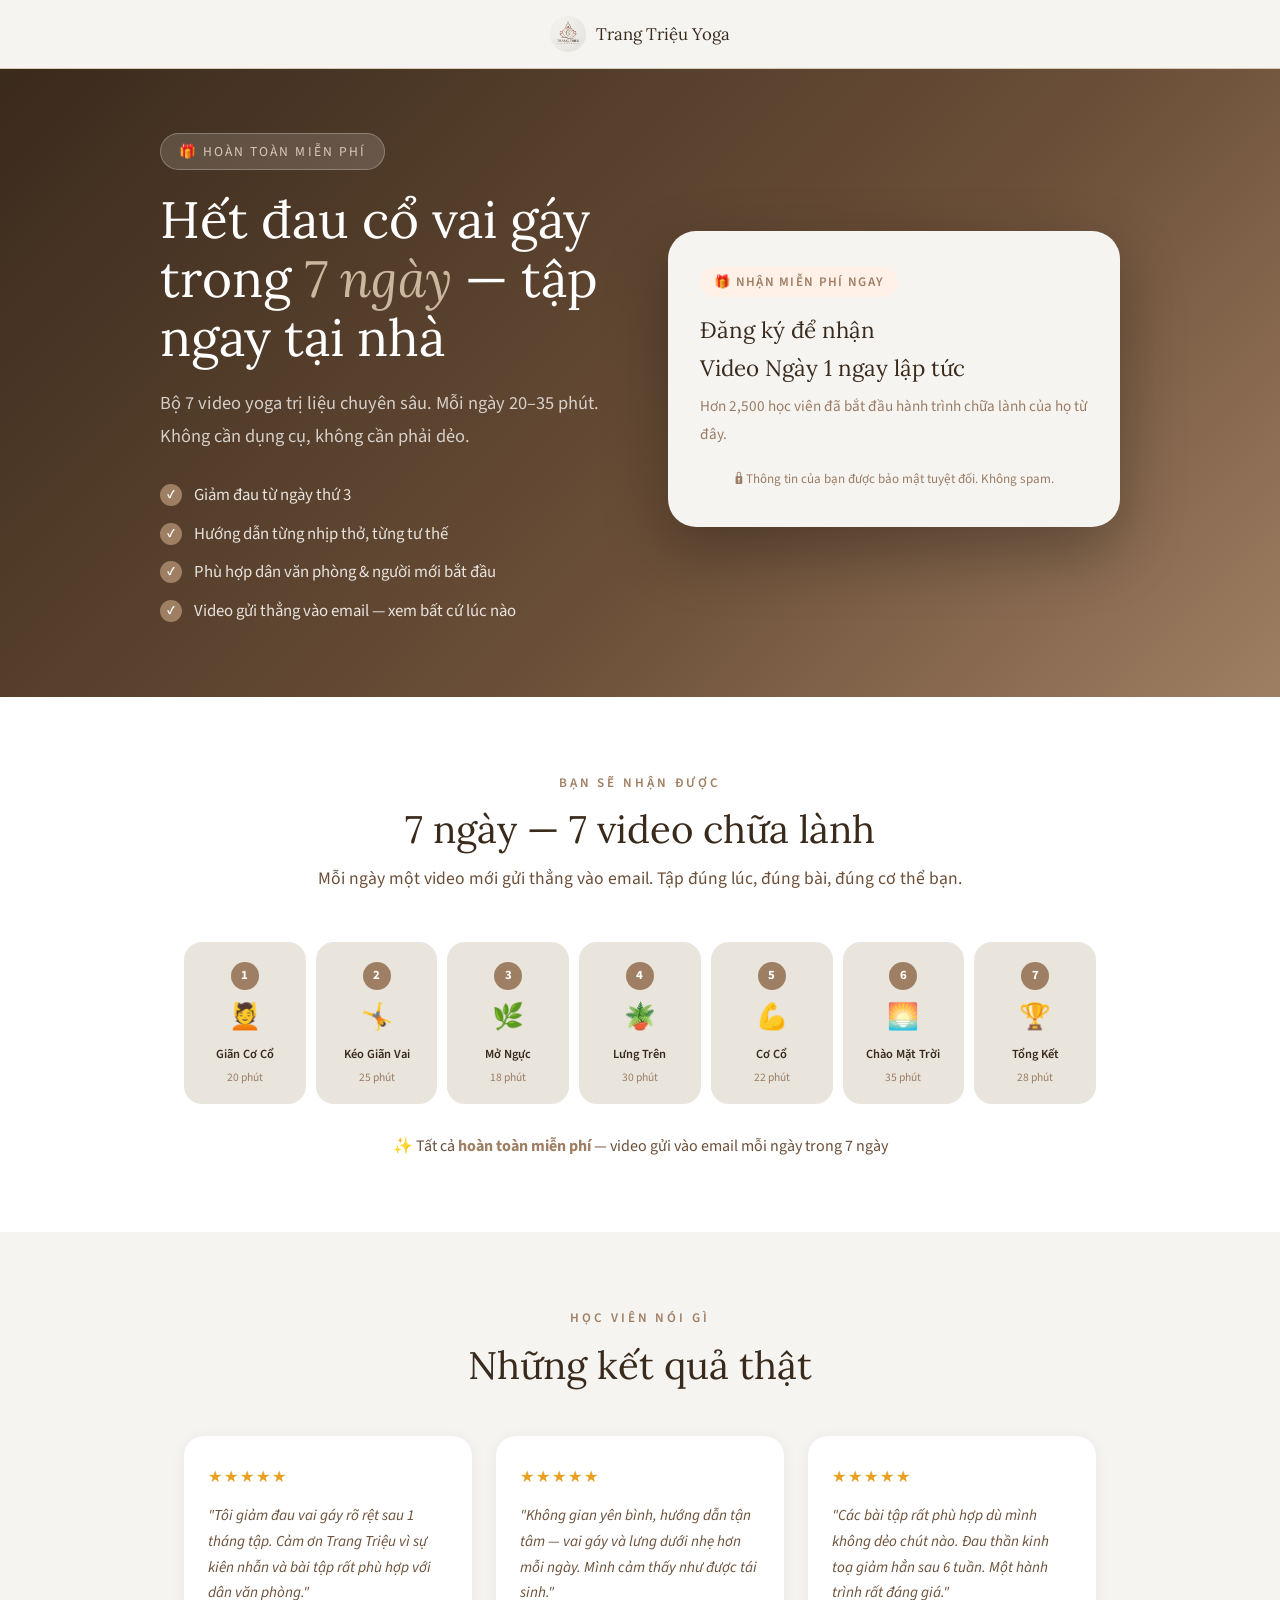
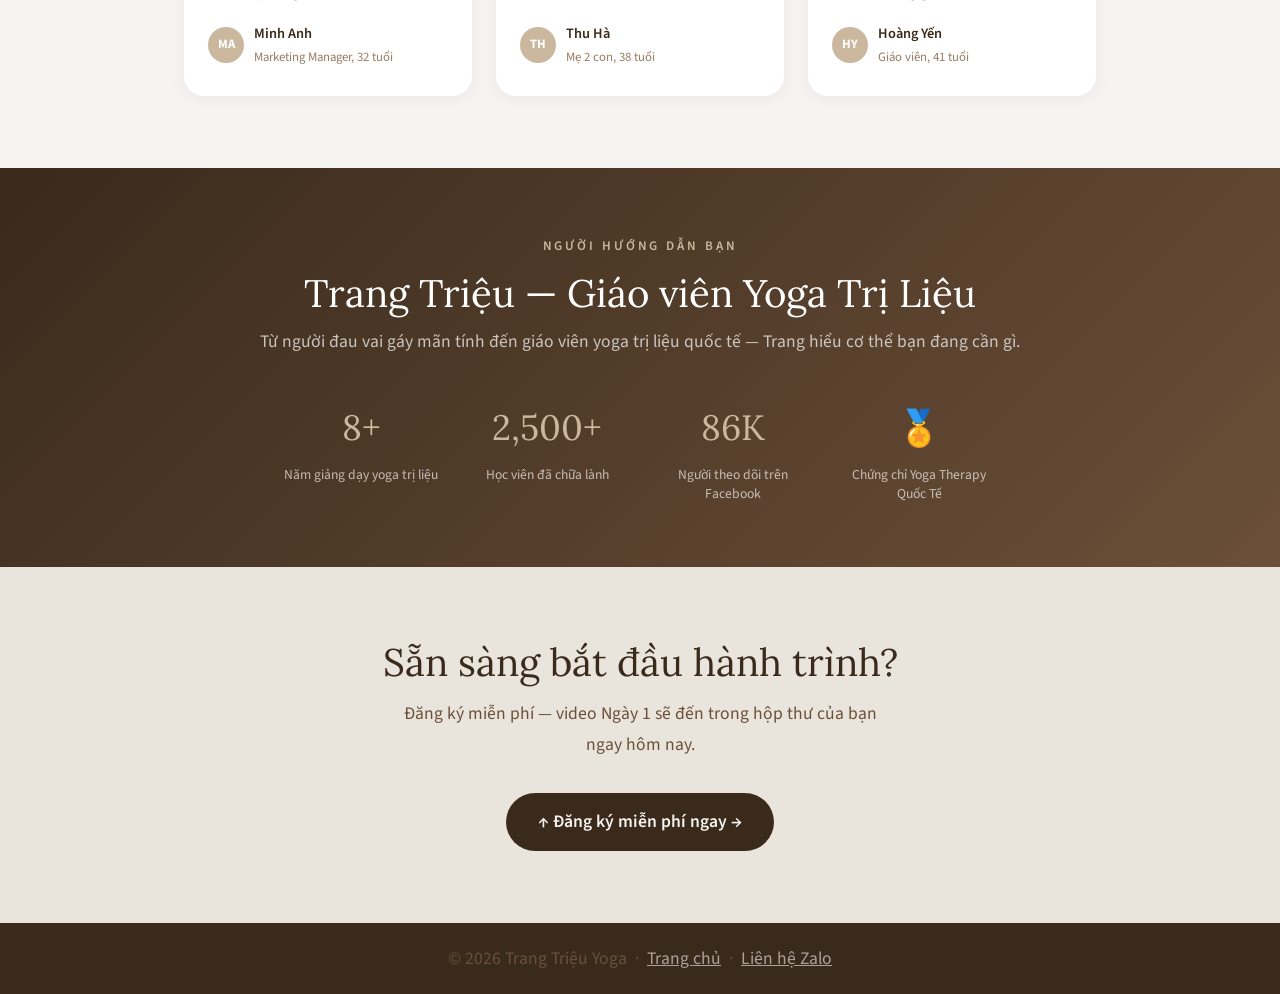
<file: 7-ngay-mien-phi.html>
<!DOCTYPE html>
<html lang="vi">
<head>
  <meta charset="UTF-8" />
  <meta name="viewport" content="width=device-width, initial-scale=1.0" />
  <title>7 Ngày Yoga Trị Liệu Cổ Vai Gáy Miễn Phí – Trang Triệu Yoga</title>
  <meta name="description" content="Nhận miễn phí 7 video yoga trị liệu cổ vai gáy. Mỗi ngày 20–35 phút, tập tại nhà, giảm đau từ ngày thứ 3. Không cần phải dẻo." />

  <!-- Open Graph -->
  <meta property="og:type" content="website" />
  <meta property="og:url" content="https://trangtrieuyoga.com/7-ngay-mien-phi" />
  <meta property="og:title" content="7 Ngày Yoga Trị Liệu Cổ Vai Gáy Miễn Phí" />
  <meta property="og:description" content="Nhận miễn phí 7 video yoga trị liệu. Giảm đau từ ngày thứ 3. Tập tại nhà, không cần dụng cụ." />
  <meta property="og:image" content="assets/banner.png" />

  <link rel="icon" type="image/jpeg" href="assets/logo.jpg" />
  <link rel="preconnect" href="https://fonts.googleapis.com">
  <link rel="preconnect" href="https://fonts.gstatic.com" crossorigin>
  <link href="https://fonts.googleapis.com/css2?family=Lora:ital,wght@0,400;0,500;0,600;1,400;1,500&family=Source+Sans+3:wght@300;400;500;600&display=swap" rel="stylesheet">

  <!-- MailerLite Universal -->
  <script>
    (function(w,d,e,u,f,l,n){w[f]=w[f]||function(){(w[f].q=w[f].q||[])
    .push(arguments);},l=d.createElement(e),l.async=1,l.src=u,
    n=d.getElementsByTagName(e)[0],n.parentNode.insertBefore(l,n);})
    (window,document,'script','https://assets.mailerlite.com/js/universal.js','ml');
    ml('account', '2358126');
  </script>
  <!-- End MailerLite Universal -->

  <style>
    /* ─── TOKENS ─── */
    :root {
      --c0: #F6F4F1;
      --c1: #E9E5DD;
      --c2: #D6C9B6;
      --c3: #CBB79E;
      --c4: #B69A7A;
      --c5: #9F7F63;
      --c6: #7a5c42;
      --rose: #CFAFA1;
      --ink: #3a2a1c;
      --mid: #6b4f38;
      --soft: #9a7c64;
      --r-sm: 14px;
      --r-md: 20px;
      --r-lg: 28px;
    }

    *, *::before, *::after { box-sizing: border-box; margin: 0; padding: 0; }
    html { scroll-behavior: smooth; font-size: 16px; }
    body { font-family: 'Source Sans 3', sans-serif; background: var(--c0); color: var(--ink); line-height: 1.7; overflow-x: hidden; }
    img { display: block; max-width: 100%; }
    a { color: inherit; text-decoration: none; }

    h1 { font-family: 'Lora', serif; font-size: clamp(2rem, 5vw, 3.2rem); font-weight: 400; line-height: 1.15; }
    h2 { font-family: 'Lora', serif; font-size: clamp(1.6rem, 3.5vw, 2.4rem); font-weight: 400; line-height: 1.2; }
    h3 { font-family: 'Lora', serif; font-size: 1.3rem; font-weight: 400; }
    p  { font-size: 1.1rem; color: var(--mid); line-height: 1.8; }

    .wrap { max-width: 960px; margin: 0 auto; padding: 0 24px; }
    .label {
      display: inline-block;
      font-size: 0.82rem; letter-spacing: 0.22em; text-transform: uppercase;
      color: var(--c5); font-weight: 600; margin-bottom: 12px;
    }

    /* ─── MINI HEADER ─── */
    .mini-header {
      padding: 16px 24px;
      display: flex; align-items: center; justify-content: center; gap: 10px;
      border-bottom: 1px solid var(--c2);
      background: var(--c0);
    }
    .mini-header img { width: 36px; height: 36px; border-radius: 50%; object-fit: cover; }
    .mini-header span { font-family: 'Lora', serif; font-size: 1.05rem; color: var(--ink); }

    /* ─── HERO ─── */
    .hero {
      background: linear-gradient(135deg, #3a2a1c 0%, #6b4f38 60%, #9F7F63 100%);
      color: var(--c0);
      padding: 64px 24px 72px;
    }
    .hero-inner {
      max-width: 960px; margin: 0 auto;
      display: grid; grid-template-columns: 1fr 1fr; gap: 56px; align-items: center;
    }
    .hero-badge {
      display: inline-block;
      background: rgba(255,255,255,0.15); border: 1px solid rgba(255,255,255,0.25);
      border-radius: 100px; padding: 6px 18px;
      font-size: 0.85rem; letter-spacing: 0.15em; text-transform: uppercase;
      color: var(--c2); margin-bottom: 20px;
    }
    .hero h1 { color: white; margin-bottom: 20px; }
    .hero h1 em { font-style: italic; color: var(--c3); }
    .hero-sub { font-size: 1.15rem; color: rgba(246,244,241,0.8); margin-bottom: 28px; }
    .hero-bullets { list-style: none; display: flex; flex-direction: column; gap: 10px; margin-bottom: 0; }
    .hero-bullets li {
      display: flex; align-items: center; gap: 12px;
      font-size: 1.05rem; color: rgba(246,244,241,0.9);
    }
    .hero-bullets li span.check {
      width: 22px; height: 22px; border-radius: 50%;
      background: var(--c5); color: white;
      display: flex; align-items: center; justify-content: center;
      font-size: 0.75rem; font-weight: 700; flex-shrink: 0;
    }

    /* ─── FORM CARD ─── */
    .form-card {
      background: var(--c0);
      border-radius: var(--r-lg);
      padding: 36px 32px;
      box-shadow: 0 24px 64px rgba(0,0,0,0.3);
    }
    .form-card .fc-tag {
      display: inline-block;
      background: #fff0e8; color: var(--c5);
      border-radius: 100px; padding: 4px 14px;
      font-size: 0.82rem; font-weight: 600; letter-spacing: 0.1em;
      text-transform: uppercase; margin-bottom: 14px;
    }
    .form-card h3 { font-size: 1.4rem; color: var(--ink); margin-bottom: 6px; }
    .form-card .fc-sub { font-size: 0.95rem; color: var(--soft); margin-bottom: 20px; }
    .form-card .ml-embedded { margin: 0; }
    .form-privacy {
      margin-top: 14px; font-size: 0.82rem; color: var(--soft);
      text-align: center; display: flex; align-items: center; justify-content: center; gap: 6px;
    }

    /* ─── WHAT YOU GET ─── */
    .days-section { padding: 72px 0; background: white; }
    .days-section .section-hd { text-align: center; margin-bottom: 48px; }
    .days-section .section-hd h2 { margin-bottom: 10px; }
    .days-grid {
      display: grid; grid-template-columns: repeat(7, 1fr); gap: 10px;
      margin-bottom: 0;
    }
    .day-tile {
      background: var(--c1); border-radius: 18px;
      padding: 20px 8px 16px;
      display: flex; flex-direction: column; align-items: center; gap: 6px;
      text-align: center;
    }
    .day-num {
      width: 28px; height: 28px; border-radius: 50%;
      background: var(--c5); color: white;
      font-size: 0.8rem; font-weight: 700;
      display: flex; align-items: center; justify-content: center;
    }
    .day-icon { font-size: 1.6rem; }
    .day-lbl { font-size: 0.78rem; font-weight: 600; color: var(--ink); line-height: 1.3; }
    .day-dur { font-size: 0.72rem; color: var(--soft); }
    .day-free-badge {
      text-align: center; margin-top: 28px;
      font-size: 1rem; color: var(--mid);
    }
    .day-free-badge strong { color: var(--c5); }

    /* ─── SOCIAL PROOF ─── */
    .proof-section { padding: 72px 0; background: var(--c0); }
    .proof-section .section-hd { text-align: center; margin-bottom: 48px; }
    .proof-grid { display: grid; grid-template-columns: repeat(3, 1fr); gap: 24px; }
    .proof-card {
      background: white; border-radius: var(--r-md);
      padding: 28px 24px;
      box-shadow: 0 2px 16px rgba(58,42,28,0.06);
    }
    .proof-stars { color: #e8a020; font-size: 1rem; margin-bottom: 12px; letter-spacing: 2px; }
    .proof-card blockquote {
      font-size: 0.95rem; color: var(--mid); line-height: 1.7;
      font-style: italic; margin-bottom: 16px;
    }
    .proof-author { display: flex; align-items: center; gap: 10px; }
    .proof-av {
      width: 36px; height: 36px; border-radius: 50%;
      background: var(--c3); color: white;
      display: flex; align-items: center; justify-content: center;
      font-size: 0.8rem; font-weight: 700; flex-shrink: 0;
    }
    .proof-name { font-size: 0.9rem; font-weight: 600; color: var(--ink); }
    .proof-role { font-size: 0.8rem; color: var(--soft); }

    /* ─── TRANG CREDS ─── */
    .creds-section {
      padding: 64px 0;
      background: linear-gradient(135deg, #3a2a1c, #6b4f38);
      color: white; text-align: center;
    }
    .creds-section h2 { color: white; margin-bottom: 10px; }
    .creds-section p { color: rgba(246,244,241,0.75); margin-bottom: 40px; }
    .creds-grid { display: grid; grid-template-columns: repeat(4, 1fr); gap: 24px; max-width: 720px; margin: 0 auto; }
    .cred-item { display: flex; flex-direction: column; align-items: center; gap: 8px; }
    .cred-num { font-family: 'Lora', serif; font-size: 2.2rem; font-weight: 400; color: var(--c3); }
    .cred-lbl { font-size: 0.85rem; color: rgba(246,244,241,0.7); text-align: center; line-height: 1.4; }

    /* ─── BOTTOM CTA ─── */
    .bottom-cta {
      padding: 72px 24px;
      background: var(--c1); text-align: center;
    }
    .bottom-cta h2 { margin-bottom: 12px; }
    .bottom-cta p { max-width: 480px; margin: 0 auto 32px; }
    .btn {
      display: inline-flex; align-items: center; gap: 8px;
      padding: 14px 32px; border-radius: 100px;
      font-family: 'Source Sans 3', sans-serif; font-size: 1.1rem; font-weight: 600;
      cursor: pointer; border: none; transition: all 0.22s;
      text-decoration: none;
    }
    .btn-dark { background: var(--ink); color: var(--c0); }
    .btn-dark:hover { background: var(--c6); transform: translateY(-1px); }

    /* ─── MINI FOOTER ─── */
    .mini-footer {
      padding: 20px 24px; text-align: center;
      background: var(--ink); color: rgba(246,244,241,0.5);
      font-size: 0.82rem;
    }
    .mini-footer a { color: rgba(246,244,241,0.6); text-decoration: underline; }

    /* ─── RESPONSIVE ─── */
    @media (max-width: 768px) {
      .hero-inner { grid-template-columns: 1fr; gap: 36px; }
      .days-grid { grid-template-columns: repeat(4, 1fr); }
      .proof-grid { grid-template-columns: 1fr; }
      .creds-grid { grid-template-columns: repeat(2, 1fr); }
    }
    @media (max-width: 480px) {
      .hero { padding: 40px 20px 48px; }
      .form-card { padding: 28px 20px; }
      .days-grid { grid-template-columns: repeat(4, 1fr); }
      .creds-grid { grid-template-columns: repeat(2, 1fr); }
    }
  </style>
</head>
<body>

<!-- MINI HEADER -->
<header class="mini-header">
  <a href="index.html" style="display:flex;align-items:center;gap:10px;text-decoration:none;color:inherit;">
    <img src="assets/logo.jpg" alt="Trang Triệu Yoga">
    <span>Trang Triệu Yoga</span>
  </a>
</header>

<!-- HERO + FORM -->
<section class="hero">
  <div class="hero-inner">
    <!-- LEFT: Copy -->
    <div class="hero-copy">
      <div class="hero-badge">🎁 Hoàn toàn miễn phí</div>
      <h1>Hết đau cổ vai gáy trong <em>7 ngày</em> — tập ngay tại nhà</h1>
      <p class="hero-sub">Bộ 7 video yoga trị liệu chuyên sâu. Mỗi ngày 20–35 phút. Không cần dụng cụ, không cần phải dẻo.</p>
      <ul class="hero-bullets">
        <li><span class="check">✓</span> Giảm đau từ ngày thứ 3</li>
        <li><span class="check">✓</span> Hướng dẫn từng nhịp thở, từng tư thế</li>
        <li><span class="check">✓</span> Phù hợp dân văn phòng &amp; người mới bắt đầu</li>
        <li><span class="check">✓</span> Video gửi thẳng vào email — xem bất cứ lúc nào</li>
      </ul>
    </div>

    <!-- RIGHT: Form -->
    <div class="form-card">
      <div class="fc-tag">🎁 Nhận miễn phí ngay</div>
      <h3>Đăng ký để nhận<br>Video Ngày 1 ngay lập tức</h3>
      <p class="fc-sub">Hơn 2,500 học viên đã bắt đầu hành trình chữa lành của họ từ đây.</p>
      <div class="ml-embedded" data-form="JV0xXC"></div>
      <p class="form-privacy">🔒 Thông tin của bạn được bảo mật tuyệt đối. Không spam.</p>
    </div>
  </div>
</section>

<!-- WHAT YOU GET -->
<section class="days-section">
  <div class="wrap">
    <div class="section-hd">
      <span class="label">Bạn sẽ nhận được</span>
      <h2>7 ngày — 7 video chữa lành</h2>
      <p>Mỗi ngày một video mới gửi thẳng vào email. Tập đúng lúc, đúng bài, đúng cơ thể bạn.</p>
    </div>
    <div class="days-grid">
      <div class="day-tile">
        <div class="day-num">1</div>
        <div class="day-icon">💆</div>
        <div class="day-lbl">Giãn Cơ Cổ</div>
        <div class="day-dur">20 phút</div>
      </div>
      <div class="day-tile">
        <div class="day-num">2</div>
        <div class="day-icon">🤸</div>
        <div class="day-lbl">Kéo Giãn Vai</div>
        <div class="day-dur">25 phút</div>
      </div>
      <div class="day-tile">
        <div class="day-num">3</div>
        <div class="day-icon">🌿</div>
        <div class="day-lbl">Mở Ngực</div>
        <div class="day-dur">18 phút</div>
      </div>
      <div class="day-tile">
        <div class="day-num">4</div>
        <div class="day-icon">🪴</div>
        <div class="day-lbl">Lưng Trên</div>
        <div class="day-dur">30 phút</div>
      </div>
      <div class="day-tile">
        <div class="day-num">5</div>
        <div class="day-icon">💪</div>
        <div class="day-lbl">Cơ Cổ</div>
        <div class="day-dur">22 phút</div>
      </div>
      <div class="day-tile">
        <div class="day-num">6</div>
        <div class="day-icon">🌅</div>
        <div class="day-lbl">Chào Mặt Trời</div>
        <div class="day-dur">35 phút</div>
      </div>
      <div class="day-tile">
        <div class="day-num">7</div>
        <div class="day-icon">🏆</div>
        <div class="day-lbl">Tổng Kết</div>
        <div class="day-dur">28 phút</div>
      </div>
    </div>
    <p class="day-free-badge">✨ Tất cả <strong>hoàn toàn miễn phí</strong> — video gửi vào email mỗi ngày trong 7 ngày</p>
  </div>
</section>

<!-- SOCIAL PROOF -->
<section class="proof-section">
  <div class="wrap">
    <div class="section-hd">
      <span class="label">Học viên nói gì</span>
      <h2>Những kết quả thật</h2>
    </div>
    <div class="proof-grid">
      <div class="proof-card">
        <div class="proof-stars">★★★★★</div>
        <blockquote>"Tôi giảm đau vai gáy rõ rệt sau 1 tháng tập. Cảm ơn Trang Triệu vì sự kiên nhẫn và bài tập rất phù hợp với dân văn phòng."</blockquote>
        <div class="proof-author">
          <div class="proof-av">MA</div>
          <div>
            <div class="proof-name">Minh Anh</div>
            <div class="proof-role">Marketing Manager, 32 tuổi</div>
          </div>
        </div>
      </div>
      <div class="proof-card">
        <div class="proof-stars">★★★★★</div>
        <blockquote>"Không gian yên bình, hướng dẫn tận tâm — vai gáy và lưng dưới nhẹ hơn mỗi ngày. Mình cảm thấy như được tái sinh."</blockquote>
        <div class="proof-author">
          <div class="proof-av">TH</div>
          <div>
            <div class="proof-name">Thu Hà</div>
            <div class="proof-role">Mẹ 2 con, 38 tuổi</div>
          </div>
        </div>
      </div>
      <div class="proof-card">
        <div class="proof-stars">★★★★★</div>
        <blockquote>"Các bài tập rất phù hợp dù mình không dẻo chút nào. Đau thần kinh toạ giảm hẳn sau 6 tuần. Một hành trình rất đáng giá."</blockquote>
        <div class="proof-author">
          <div class="proof-av">HY</div>
          <div>
            <div class="proof-name">Hoàng Yến</div>
            <div class="proof-role">Giáo viên, 41 tuổi</div>
          </div>
        </div>
      </div>
    </div>
  </div>
</section>

<!-- TRANG CREDENTIALS -->
<section class="creds-section">
  <div class="wrap">
    <span class="label" style="color:var(--c3)">Người hướng dẫn bạn</span>
    <h2>Trang Triệu — Giáo viên Yoga Trị Liệu</h2>
    <p>Từ người đau vai gáy mãn tính đến giáo viên yoga trị liệu quốc tế — Trang hiểu cơ thể bạn đang cần gì.</p>
    <div class="creds-grid">
      <div class="cred-item">
        <div class="cred-num">8+</div>
        <div class="cred-lbl">Năm giảng dạy yoga trị liệu</div>
      </div>
      <div class="cred-item">
        <div class="cred-num">2,500+</div>
        <div class="cred-lbl">Học viên đã chữa lành</div>
      </div>
      <div class="cred-item">
        <div class="cred-num">86K</div>
        <div class="cred-lbl">Người theo dõi trên Facebook</div>
      </div>
      <div class="cred-item">
        <div class="cred-num">🏅</div>
        <div class="cred-lbl">Chứng chỉ Yoga Therapy Quốc Tế</div>
      </div>
    </div>
  </div>
</section>

<!-- BOTTOM CTA -->
<section class="bottom-cta">
  <div class="wrap">
    <h2>Sẵn sàng bắt đầu hành trình?</h2>
    <p>Đăng ký miễn phí — video Ngày 1 sẽ đến trong hộp thư của bạn ngay hôm nay.</p>
    <a href="#" onclick="window.scrollTo({top:0,behavior:'smooth'});return false;" class="btn btn-dark">
      ↑ Đăng ký miễn phí ngay →
    </a>
  </div>
</section>

<!-- MINI FOOTER -->
<footer class="mini-footer">
  <p>© 2026 Trang Triệu Yoga &nbsp;·&nbsp; <a href="index.html">Trang chủ</a> &nbsp;·&nbsp; <a href="https://zalo.me/0866172266">Liên hệ Zalo</a></p>
</footer>

</body>
</html>
</file>
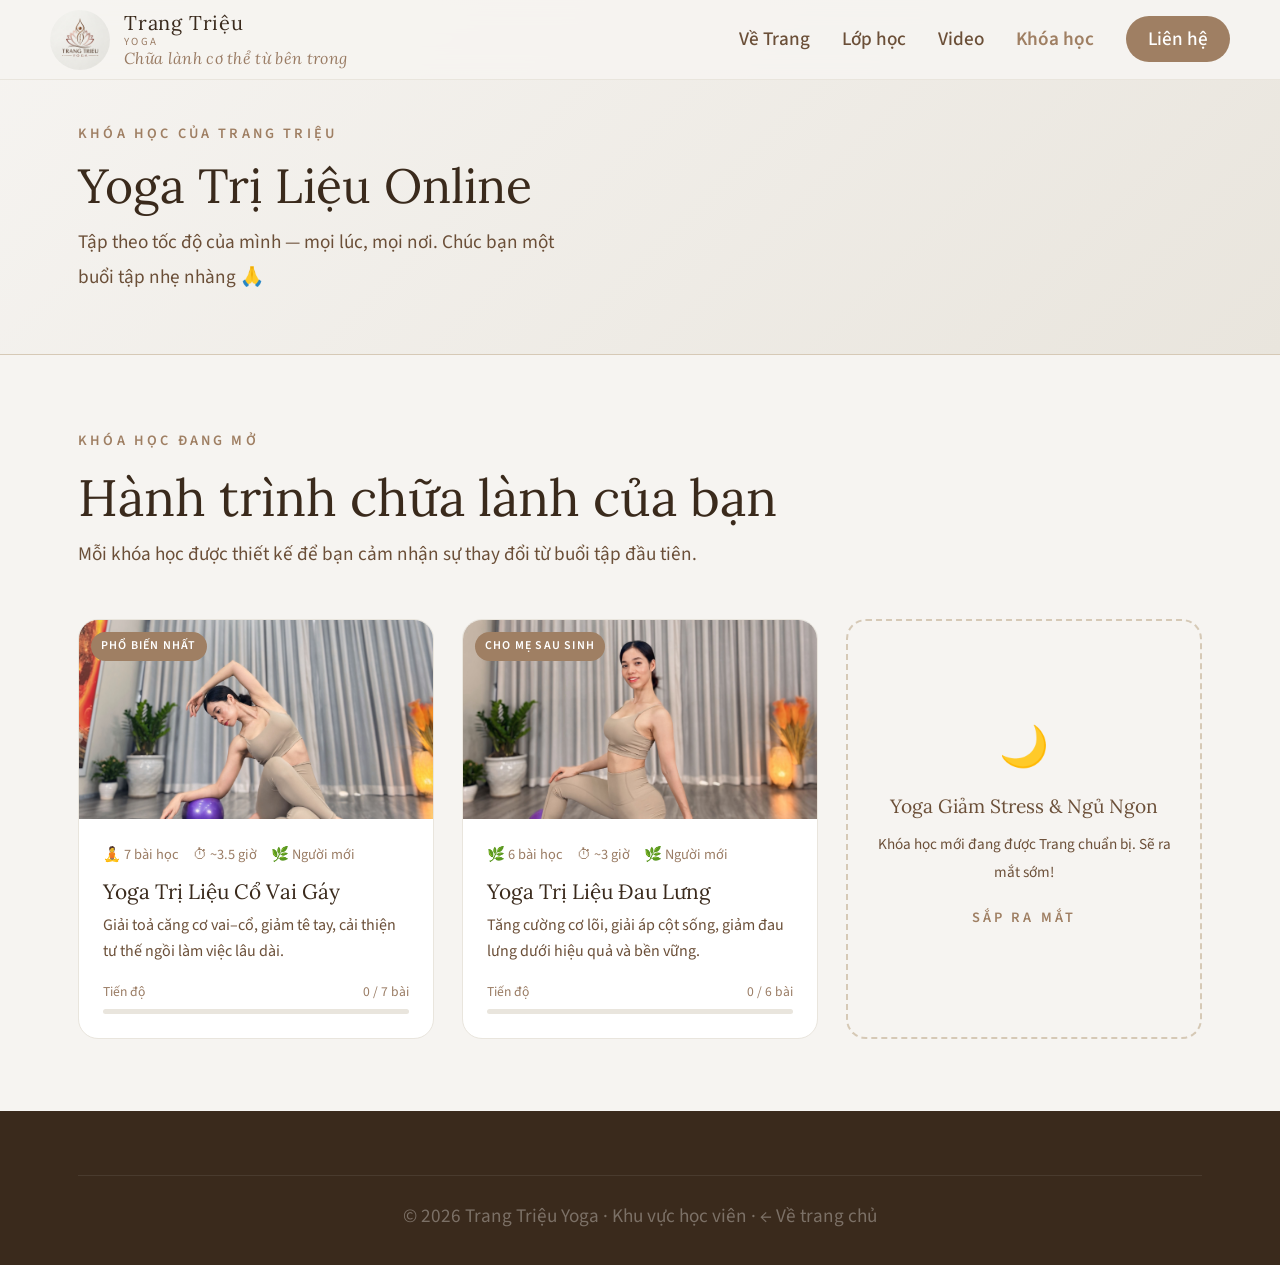
<file: courses.html>
<!DOCTYPE html>
<html lang="vi">
<head>
  <meta charset="UTF-8" />
  <meta name="viewport" content="width=device-width, initial-scale=1.0" />
  <title>Khóa Học Online – Trang Triệu Yoga</title>
  <meta name="description" content="Khóa học yoga trị liệu online dành riêng cho học viên đã đăng ký. Tập tại nhà, theo tốc độ của bạn." />

  <link rel="icon" type="image/jpeg" href="assets/logo.jpg" />
  <link rel="preconnect" href="https://fonts.googleapis.com">
  <link rel="preconnect" href="https://fonts.gstatic.com" crossorigin>
  <link href="https://fonts.googleapis.com/css2?family=Lora:ital,wght@0,400;0,500;0,600;1,400;1,500&family=Source+Sans+3:wght@300;400;500;600&display=swap" rel="stylesheet">
  <link rel="stylesheet" href="style.css" />

  <style>
    /* ── COURSES PAGE ─────────────────────────── */

    .courses-hero {
      padding: 120px 0 60px;
      background: linear-gradient(135deg, var(--c0) 0%, var(--c1) 100%);
      border-bottom: 1px solid var(--c2);
    }
    .courses-hero .wrap { display: flex; align-items: center; justify-content: space-between; gap: 24px; flex-wrap: wrap; }
    .courses-hero-text h1 { font-size: clamp(2rem, 4vw, 3rem); }
    .courses-hero-text p { max-width: 500px; margin-top: 12px; }

    .user-badge {
      display: flex; align-items: center; gap: 12px;
      background: #fff;
      border: 1px solid var(--c2);
      border-radius: 100px;
      padding: 10px 20px 10px 10px;
    }
    .user-av {
      width: 38px; height: 38px;
      border-radius: 50%;
      background: var(--c5);
      color: #fff;
      display: flex; align-items: center; justify-content: center;
      font-weight: 700; font-size: 0.9rem;
    }
    .user-info { font-size: 0.95rem; }
    .user-info strong { display: block; color: var(--ink); }
    .user-info span { color: var(--soft); font-size: 0.85rem; }
    .btn-logout {
      padding: 7px 18px;
      background: transparent;
      border: 1.5px solid var(--c3);
      border-radius: 100px;
      font-family: 'Source Sans 3', sans-serif;
      font-size: 0.9rem;
      color: var(--mid);
      cursor: pointer;
      transition: all 0.2s;
      margin-left: 8px;
    }
    .btn-logout:hover { background: var(--c1); }

    /* Courses grid */
    .courses-section { padding: 72px 0; }
    .section-hd { margin-bottom: 48px; }
    .section-hd h2 { margin-bottom: 10px; }

    .courses-grid {
      display: grid;
      grid-template-columns: repeat(auto-fill, minmax(320px, 1fr));
      gap: 28px;
    }
    .course-card {
      background: #fff;
      border: 1px solid var(--c1);
      border-radius: var(--r-md);
      overflow: hidden;
      transition: all 0.25s;
      cursor: pointer;
    }
    .course-card:hover {
      transform: translateY(-4px);
      box-shadow: 0 16px 48px rgba(58,42,28,0.12);
      border-color: var(--c3);
    }
    .course-thumb {
      position: relative;
      aspect-ratio: 16/9;
      background: var(--c2);
      overflow: hidden;
    }
    .course-thumb img { width: 100%; height: 100%; object-fit: cover; }
    .course-thumb .play-btn {
      position: absolute;
      inset: 0;
      display: flex; align-items: center; justify-content: center;
      background: rgba(58,42,28,0.35);
      opacity: 0;
      transition: opacity 0.2s;
    }
    .course-card:hover .play-btn { opacity: 1; }
    .play-btn-circle {
      width: 56px; height: 56px;
      border-radius: 50%;
      background: rgba(246,244,241,0.95);
      display: flex; align-items: center; justify-content: center;
      font-size: 1.3rem;
      color: var(--c5);
    }
    .course-badge {
      position: absolute; top: 12px; left: 12px;
      background: var(--c5); color: #fff;
      font-size: 0.75rem; font-weight: 600; letter-spacing: 0.1em; text-transform: uppercase;
      padding: 4px 10px; border-radius: 100px;
    }
    .course-body { padding: 24px; }
    .course-meta {
      display: flex; gap: 14px;
      font-size: 0.9rem; color: var(--soft);
      margin-bottom: 10px;
    }
    .course-meta span { display: flex; align-items: center; gap: 5px; }
    .course-body h3 { font-size: 1.3rem; margin-bottom: 8px; line-height: 1.3; }
    .course-body p { font-size: 1rem; line-height: 1.6; margin-bottom: 16px; }

    .course-progress { margin-top: 12px; }
    .progress-label {
      display: flex; justify-content: space-between;
      font-size: 0.85rem; color: var(--soft); margin-bottom: 6px;
    }
    .progress-bar {
      height: 5px; background: var(--c1); border-radius: 10px; overflow: hidden;
    }
    .progress-fill {
      height: 100%; background: var(--c5); border-radius: 10px;
      transition: width 0.5s ease;
    }

    .coming-soon-card {
      background: var(--c0);
      border: 2px dashed var(--c2);
      border-radius: var(--r-md);
      padding: 40px 24px;
      display: flex; flex-direction: column; align-items: center; justify-content: center;
      text-align: center; gap: 12px;
      color: var(--soft);
      min-height: 280px;
    }
    .coming-soon-card .cs-icon { font-size: 2.5rem; }
    .coming-soon-card h3 { font-size: 1.2rem; color: var(--mid); }
    .coming-soon-card p { font-size: 0.95rem; }

    @media (max-width: 600px) {
      .courses-hero { padding: 100px 0 48px; }
      .courses-hero .wrap { flex-direction: column; align-items: flex-start; }
    }
  </style>
</head>
<body>

<!-- NAVBAR -->
<nav>
  <div class="nav-inner">
    <a href="index.html" class="nav-brand">
      <img src="assets/logo.jpg" alt="logo">
      <div class="nav-brand-name">Trang Triệu<span>Yoga</span><em class="nav-brand-slogan">Chữa lành cơ thể từ bên trong</em></div>
    </a>
    <ul class="nav-links">
      <li><a href="index.html#about">Về Trang</a></li>
      <li><a href="index.html#classes">Lớp học</a></li>
      <li><a href="index.html#youtube">Video</a></li>
      <li><a href="courses.html" style="color:var(--c5);font-weight:600">Khóa học</a></li>
      <li><a href="index.html#contact" class="nav-cta">Liên hệ</a></li>
    </ul>
    <div class="hamburger"><span></span><span></span><span></span></div>
  </div>
</nav>

<!-- ═══ COURSES PAGE ════════════════════════════════════════ -->
<div id="courses-page">

  <!-- Hero bar -->
  <div class="courses-hero">
    <div class="wrap">
      <div class="courses-hero-text">
        <span class="label">Khóa học của Trang Triệu</span>
        <h1>Yoga Trị Liệu Online</h1>
        <p>Tập theo tốc độ của mình — mọi lúc, mọi nơi. Chúc bạn một buổi tập nhẹ nhàng 🙏</p>
      </div>
    </div>
  </div>

  <!-- Course list -->
  <section class="courses-section">
    <div class="wrap">
      <div class="section-hd">
        <span class="label">Khóa học đang mở</span>
        <h2>Hành trình chữa lành của bạn</h2>
        <p>Mỗi khóa học được thiết kế để bạn cảm nhận sự thay đổi từ buổi tập đầu tiên.</p>
      </div>

      <div class="courses-grid" id="courses-grid">

        <!-- Course 1: Vai Gáy -->
        <div class="course-card" onclick="openCourse('vai-gay')">
          <div class="course-thumb">
            <img src="assets/photos/IMG_3440.JPG" alt="Yoga trị liệu vai gáy" loading="lazy">
            <div class="play-btn"><div class="play-btn-circle">▶</div></div>
            <span class="course-badge">Phổ biến nhất</span>
          </div>
          <div class="course-body">
            <div class="course-meta">
              <span>🧘 7 bài học</span>
              <span>⏱ ~3.5 giờ</span>
              <span>🌿 Người mới</span>
            </div>
            <h3>Yoga Trị Liệu Cổ Vai Gáy</h3>
            <p>Giải toả căng cơ vai–cổ, giảm tê tay, cải thiện tư thế ngồi làm việc lâu dài.</p>
            <div class="course-progress">
              <div class="progress-label"><span>Tiến độ</span><span>0 / 7 bài</span></div>
              <div class="progress-bar"><div class="progress-fill" style="width:0%"></div></div>
            </div>
          </div>
        </div>

        <!-- Course 2: Đau Lưng -->
        <div class="course-card" onclick="openCourse('dau-lung')">
          <div class="course-thumb">
            <img src="assets/photos/IMG_3435.JPG" alt="Yoga trị liệu đau lưng" loading="lazy">
            <div class="play-btn"><div class="play-btn-circle">▶</div></div>
            <span class="course-badge">Cho mẹ sau sinh</span>
          </div>
          <div class="course-body">
            <div class="course-meta">
              <span>🌿 6 bài học</span>
              <span>⏱ ~3 giờ</span>
              <span>🌿 Người mới</span>
            </div>
            <h3>Yoga Trị Liệu Đau Lưng</h3>
            <p>Tăng cường cơ lõi, giải áp cột sống, giảm đau lưng dưới hiệu quả và bền vững.</p>
            <div class="course-progress">
              <div class="progress-label"><span>Tiến độ</span><span>0 / 6 bài</span></div>
              <div class="progress-bar"><div class="progress-fill" style="width:0%"></div></div>
            </div>
          </div>
        </div>

        <!-- Coming soon -->
        <div class="coming-soon-card">
          <div class="cs-icon">🌙</div>
          <h3>Yoga Giảm Stress & Ngủ Ngon</h3>
          <p>Khóa học mới đang được Trang chuẩn bị. Sẽ ra mắt sớm!</p>
          <span class="label" style="margin-top:8px">Sắp ra mắt</span>
        </div>

      </div>
    </div>
  </section>

  <!-- Footer -->
  <footer>
    <div class="wrap">
      <div class="footer-bottom">© 2026 Trang Triệu Yoga · Khu vực học viên · <a href="index.html">← Về trang chủ</a></div>
    </div>
  </footer>
</div>

<!-- ═══ SUPABASE CONFIG ════════════════════════════════════════ -->
<script>
  // ⚠️  REPLACE THESE with your Supabase project values
  // Go to: https://supabase.com → Your Project → Settings → API
  const SUPABASE_URL  = 'https://bzlslxhsaxlzbwtylpgg.supabase.co';
  const SUPABASE_ANON = 'eyJhbGciOiJIUzI1NiIsInR5cCI6IkpXVCJ9.eyJpc3MiOiJzdXBhYmFzZSIsInJlZiI6ImJ6bHNseGhzYXhsemJ3dHlscGdnIiwicm9sZSI6ImFub24iLCJpYXQiOjE3Nzg2OTY1NDcsImV4cCI6MjA5NDI3MjU0N30.J0_TcKPfaPfXzBVqF2AXoKxLxyrmCoRDpMG9JSWdfYM';

  const { createClient } = supabase;
  const sb = createClient(SUPABASE_URL, SUPABASE_ANON);

  // ── Check session on load ──────────────────────────────────
  window.addEventListener('DOMContentLoaded', async () => {
    const { data: { session } } = await sb.auth.getSession();
    if (session) showCoursesPage(session.user);

    // Handle redirect from Google OAuth
    sb.auth.onAuthStateChange((event, session) => {
      if (event === 'SIGNED_IN' && session) {
        showCoursesPage(session.user);
      } else if (event === 'SIGNED_OUT') {
        showAuthWall();
      }
    });
  });

  // ── UI helpers ────────────────────────────────────────────
  function showCoursesPage(user) {
    document.getElementById('auth-wall').style.display  = 'none';
    document.getElementById('courses-page').style.display = 'block';

    const email = user.email || '';
    const name  = user.user_metadata?.full_name || email.split('@')[0] || 'Học viên';
    const initials = name.split(' ').map(w => w[0]).slice(-2).join('').toUpperCase();

    document.getElementById('user-name').textContent         = name;
    document.getElementById('user-email-display').textContent = email;
    document.getElementById('user-av').textContent            = initials;
  }

  function showAuthWall() {
    document.getElementById('auth-wall').style.display  = 'flex';
    document.getElementById('courses-page').style.display = 'none';
  }

  function switchTab(tab) {
    document.getElementById('form-login').style.display    = tab === 'login'    ? '' : 'none';
    document.getElementById('form-register').style.display = tab === 'register' ? '' : 'none';
    document.getElementById('tab-login').classList.toggle('active', tab === 'login');
    document.getElementById('tab-register').classList.toggle('active', tab === 'register');
    clearMsg();
  }

  function showMsg(text, type) {
    const el = document.getElementById('auth-msg');
    el.textContent = text;
    el.className = 'auth-msg ' + type;
  }
  function clearMsg() {
    const el = document.getElementById('auth-msg');
    el.className = 'auth-msg';
    el.textContent = '';
  }

  // ── Auth actions ──────────────────────────────────────────
  async function handleLogin() {
    const email    = document.getElementById('login-email').value.trim();
    const password = document.getElementById('login-password').value;
    const btn      = document.getElementById('btn-login');

    if (!email || !password) { showMsg('Vui lòng nhập đầy đủ thông tin.', 'error'); return; }

    btn.disabled = true; btn.textContent = 'Đang đăng nhập...';
    const { error } = await sb.auth.signInWithPassword({ email, password });
    btn.disabled = false; btn.textContent = 'Đăng nhập →';

    if (error) showMsg('Email hoặc mật khẩu không đúng.', 'error');
  }

  async function handleRegister() {
    const name     = document.getElementById('reg-name').value.trim();
    const email    = document.getElementById('reg-email').value.trim();
    const password = document.getElementById('reg-password').value;
    const btn      = document.getElementById('btn-register');

    if (!name || !email || !password) { showMsg('Vui lòng điền đầy đủ thông tin.', 'error'); return; }
    if (password.length < 6) { showMsg('Mật khẩu tối thiểu 6 ký tự.', 'error'); return; }

    btn.disabled = true; btn.textContent = 'Đang tạo tài khoản...';
    const { error } = await sb.auth.signUp({
      email, password,
      options: { data: { full_name: name } }
    });
    btn.disabled = false; btn.textContent = 'Tạo tài khoản →';

    if (error) {
      showMsg(error.message.includes('already registered')
        ? 'Email này đã được đăng ký. Vui lòng đăng nhập.'
        : 'Đã xảy ra lỗi. Vui lòng thử lại.', 'error');
    } else {
      showMsg('✓ Kiểm tra email để xác nhận tài khoản, sau đó đăng nhập!', 'success');
    }
  }

  async function handleGoogleLogin() {
    await sb.auth.signInWithOAuth({
      provider: 'google',
      options: { redirectTo: window.location.href }
    });
  }

  async function handleLogout() {
    await sb.auth.signOut();
  }

  // ── Course click (placeholder — expand later) ─────────────
  function openCourse(slug) {
    // TODO: navigate to individual course page, e.g. course.html?id=vai-gay
    alert('Khóa học "' + slug + '" sẽ được mở đầy đủ sớm!\nHiện tại đang cấu hình video và bài học.');
  }
</script>

</body>
</html>
</file>
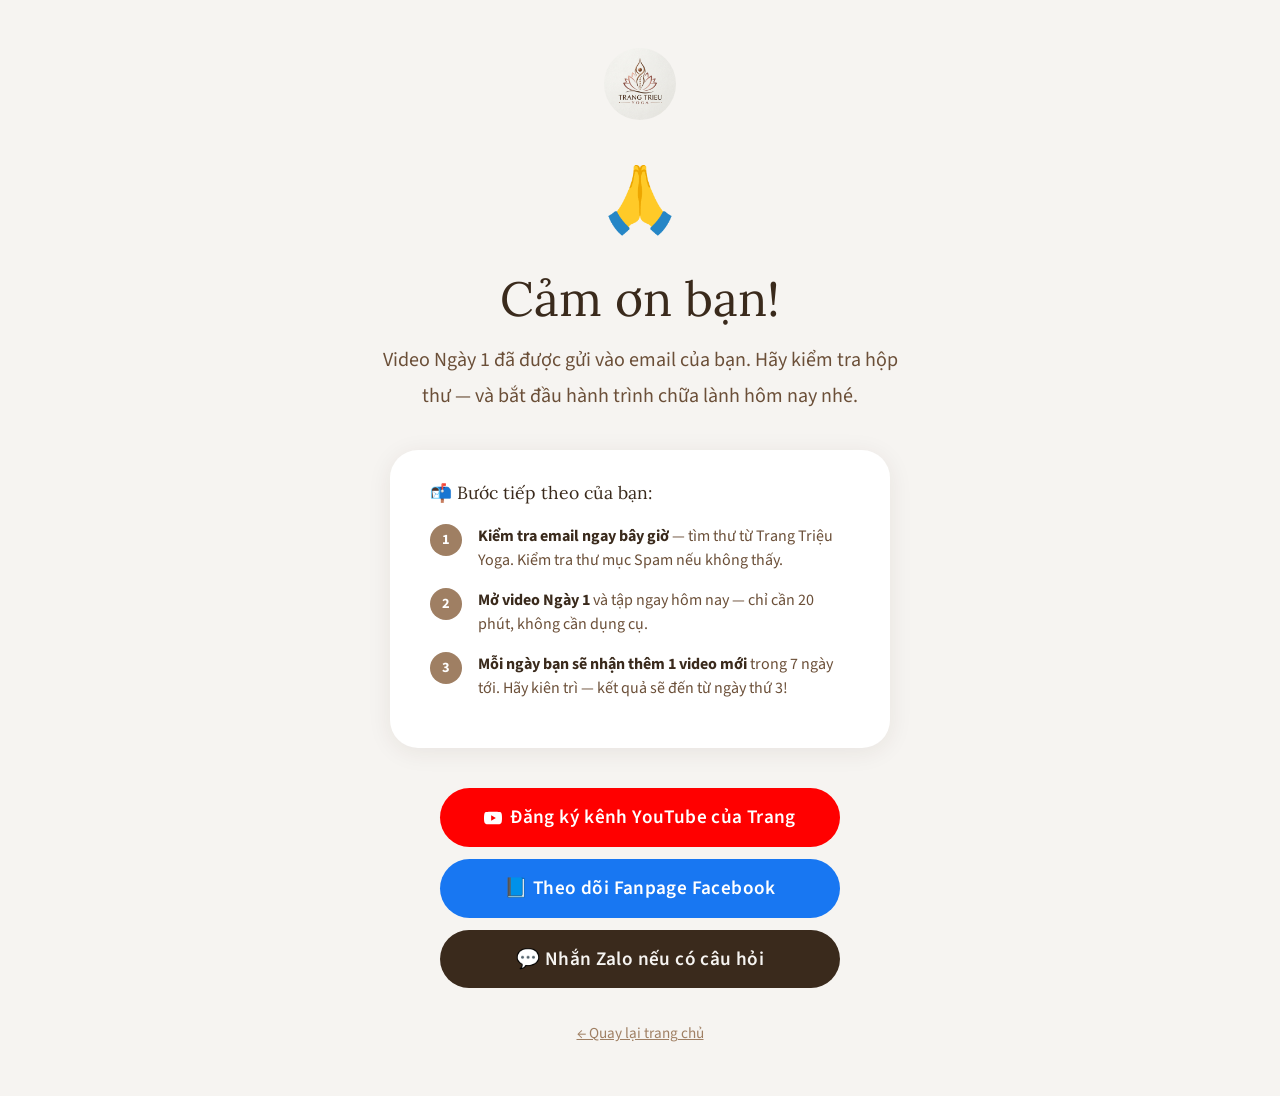
<file: thank-you.html>
<!DOCTYPE html>
<html lang="vi">
<head>
  <meta charset="UTF-8" />
  <meta name="viewport" content="width=device-width, initial-scale=1.0" />
  <title>Cảm ơn bạn! – Trang Triệu Yoga</title>
  <meta name="robots" content="noindex" />
  <link rel="icon" type="image/jpeg" href="assets/logo.jpg" />
  <link rel="preconnect" href="https://fonts.googleapis.com">
  <link rel="preconnect" href="https://fonts.gstatic.com" crossorigin>
  <link href="https://fonts.googleapis.com/css2?family=Lora:ital,wght@0,400;0,500;0,600;1,400;1,500&family=Source+Sans+3:wght@300;400;500;600&display=swap" rel="stylesheet">
  <link rel="stylesheet" href="style.css" />
  <style>
    .ty-page {
      min-height: 100vh;
      display: flex;
      flex-direction: column;
      align-items: center;
      justify-content: center;
      text-align: center;
      padding: 48px 28px;
      background: var(--c0);
    }
    .ty-logo { width: 72px; height: 72px; border-radius: 50%; object-fit: cover; margin-bottom: 28px; }
    .ty-icon { font-size: 4rem; margin-bottom: 16px; }
    .ty-page h1 { font-size: clamp(2rem, 5vw, 3rem); margin-bottom: 16px; color: var(--ink); }
    .ty-page .subtitle { font-size: 1.25rem; color: var(--mid); max-width: 520px; margin: 0 auto 36px; }
    .ty-steps {
      background: white;
      border-radius: var(--r-lg);
      padding: 32px 40px;
      max-width: 500px;
      width: 100%;
      margin-bottom: 40px;
      box-shadow: 0 4px 24px rgba(58,42,28,0.08);
      text-align: left;
    }
    .ty-steps h3 { font-size: 1.1rem; margin-bottom: 20px; color: var(--ink); }
    .ty-step { display: flex; gap: 16px; align-items: flex-start; margin-bottom: 16px; }
    .ty-step-num {
      width: 32px; height: 32px; border-radius: 50%;
      background: var(--c5); color: white;
      display: flex; align-items: center; justify-content: center;
      font-weight: 700; font-size: 0.9rem; flex-shrink: 0;
    }
    .ty-step p { font-size: 1rem; color: var(--mid); margin: 0; line-height: 1.5; }
    .ty-step strong { color: var(--ink); }
    .ty-ctas { display: flex; flex-direction: column; gap: 12px; align-items: center; width: 100%; max-width: 400px; }
    .btn-yt { background: #FF0000; color: white; }
    .btn-yt:hover { background: #cc0000; transform: translateY(-1px); }
    .btn-fb { background: #1877F2; color: white; }
    .btn-fb:hover { background: #1565d8; transform: translateY(-1px); }
    .ty-ctas .btn { width: 100%; justify-content: center; }
    .ty-back { margin-top: 32px; font-size: 0.95rem; color: var(--soft); }
    .ty-back a { color: var(--c5); text-decoration: underline; }
  </style>
</head>
<body>
  <div class="ty-page">
    <a href="index.html"><img src="assets/logo.jpg" alt="Trang Triệu Yoga" class="ty-logo"></a>
    <div class="ty-icon">🙏</div>
    <h1>Cảm ơn bạn!</h1>
    <p class="subtitle">Video Ngày 1 đã được gửi vào email của bạn. Hãy kiểm tra hộp thư — và bắt đầu hành trình chữa lành hôm nay nhé.</p>

    <div class="ty-steps">
      <h3>📬 Bước tiếp theo của bạn:</h3>
      <div class="ty-step">
        <div class="ty-step-num">1</div>
        <p><strong>Kiểm tra email ngay bây giờ</strong> — tìm thư từ Trang Triệu Yoga. Kiểm tra thư mục Spam nếu không thấy.</p>
      </div>
      <div class="ty-step">
        <div class="ty-step-num">2</div>
        <p><strong>Mở video Ngày 1</strong> và tập ngay hôm nay — chỉ cần 20 phút, không cần dụng cụ.</p>
      </div>
      <div class="ty-step">
        <div class="ty-step-num">3</div>
        <p><strong>Mỗi ngày bạn sẽ nhận thêm 1 video mới</strong> trong 7 ngày tới. Hãy kiên trì — kết quả sẽ đến từ ngày thứ 3!</p>
      </div>
    </div>

    <div class="ty-ctas">
      <a href="https://www.youtube.com/@trangtrieuyoga3662" target="_blank" class="btn btn-yt">
        <svg width="18" height="18" viewBox="0 0 24 24" fill="currentColor"><path d="M23.498 6.186a3.016 3.016 0 0 0-2.122-2.136C19.505 3.545 12 3.545 12 3.545s-7.505 0-9.377.505A3.017 3.017 0 0 0 .502 6.186C0 8.07 0 12 0 12s0 3.93.502 5.814a3.016 3.016 0 0 0 2.122 2.136c1.871.505 9.376.505 9.376.505s7.505 0 9.377-.505a3.015 3.015 0 0 0 2.122-2.136C24 15.93 24 12 24 12s0-3.93-.502-5.814zM9.545 15.568V8.432L15.818 12l-6.273 3.568z"/></svg>
        Đăng ký kênh YouTube của Trang
      </a>
      <a href="https://www.facebook.com/yogatrangtrieu" target="_blank" class="btn btn-fb">
        📘 Theo dõi Fanpage Facebook
      </a>
      <a href="https://zalo.me/0866172266" target="_blank" class="btn btn-dark">
        💬 Nhắn Zalo nếu có câu hỏi
      </a>
    </div>

    <p class="ty-back"><a href="index.html">← Quay lại trang chủ</a></p>
  </div>
</body>
</html>
</file>
<file: style.css>
/* ─── TOKENS ──────────────────────────────── */
    :root {
      --c0: #F6F4F1;   /* off-white */
      --c1: #E9E5DD;   /* pale grey-beige */
      --c2: #D6C9B6;   /* light sand */
      --c3: #CBB79E;   /* warm beige */
      --c4: #B69A7A;   /* tan */
      --c5: #9F7F63;   /* brown — primary accent */
      --c6: #7a5c42;   /* dark brown */
      --rose: #CFAFA1;
      --ink: #3a2a1c;
      --mid: #6b4f38;
      --soft: #9a7c64;
      --r-sm: 14px;
      --r-md: 20px;
      --r-lg: 28px;
    }

    /* ─── RESET ───────────────────────────────── */
    *, *::before, *::after { box-sizing: border-box; margin: 0; padding: 0; }
    html { scroll-behavior: smooth; font-size: 16px; }
    body { font-family: 'Source Sans 3', sans-serif; background: var(--c0); color: var(--ink); line-height: 1.7; overflow-x: hidden; }
    img { display: block; max-width: 100%; }
    a { color: inherit; text-decoration: none; }

    /* ─── TYPOGRAPHY ──────────────────────────── */
    .serif { font-family: 'Lora', serif; }
    h1 { font-family: 'Lora', serif; font-size: clamp(2.8rem, 5.5vw, 4.2rem); font-weight: 300; line-height: 1.1; }
    h2 { font-family: 'Lora', serif; font-size: clamp(2.2rem, 4vw, 3.2rem); font-weight: 300; line-height: 1.15; }
    h3 { font-family: 'Lora', serif; font-size: clamp(1.3rem, 2.4vw, 1.8rem); font-weight: 400; line-height: 1.3; }
    p  { font-size: 1.2rem; color: var(--mid); line-height: 1.8; }
    .label {
      display: inline-block;
      font-size: 0.9rem; letter-spacing: 0.22em; text-transform: uppercase;
      color: var(--c5); font-weight: 600; margin-bottom: 14px;
    }

    /* ─── LAYOUT ──────────────────────────────── */
    .wrap { max-width: 1180px; margin: 0 auto; padding: 0 28px; }
    section { padding: 96px 0; }

    /* ─── BUTTONS ─────────────────────────────── */
    .btn {
      display: inline-flex; align-items: center; gap: 8px;
      padding: 13px 28px; border-radius: 100px;
      font-family: 'Source Sans 3', sans-serif; font-size: 1.2rem; font-weight: 600;
      letter-spacing: 0.02em; transition: all 0.22s; cursor: pointer; border: none;
    }
    .btn-dark { background: var(--ink); color: var(--c0); }
    .btn-dark:hover { background: var(--c6); transform: translateY(-1px); box-shadow: 0 8px 24px rgba(58,42,28,0.2); }
    .btn-outline { background: transparent; color: var(--ink); border: 1.5px solid var(--c3); }
    .btn-outline:hover { background: var(--c1); }
    .btn-white { background: #fff; color: var(--c5); }
    .btn-white:hover { background: var(--c0); transform: translateY(-1px); }
    .btn-yt { background: #FF0000; color: #fff; }
    .btn-yt:hover { background: #cc0000; transform: translateY(-1px); }

    /* ─── NAVBAR ──────────────────────────────── */
    nav {
      position: fixed; top: 0; left: 0; right: 0; z-index: 100;
      background: rgba(246,244,241,0.94); backdrop-filter: blur(14px);
      border-bottom: 1px solid var(--c1);
      padding: 0 36px; height: 80px;
    }
    .nav-inner {
      max-width: 1180px; margin: 0 auto;
      display: flex; align-items: center; justify-content: space-between;
      height: 100%;
    }
    .nav-brand { display: flex; align-items: center; gap: 14px; }
    .nav-brand img { height: 60px; width: 60px; object-fit: contain; border-radius: 50%; }
    .nav-brand-name {
      font-family: 'Lora', serif;
      font-size: 1.25rem; color: var(--ink); letter-spacing: 0.04em; line-height: 1.2;
    }
    .nav-brand-name span { display: block; font-size: 0.68rem; letter-spacing: 0.22em; text-transform: uppercase; color: var(--soft); font-family: 'Source Sans 3', sans-serif; }
    .nav-brand-slogan { display: block; font-size: 1rem; color: var(--soft); font-style: italic; font-family: 'Lora', serif; letter-spacing: 0.02em; margin-top: 1px; }
    .nav-links { display: flex; align-items: center; gap: 32px; list-style: none; }
    .nav-links a { font-size: 1.2rem; font-weight: 500; color: var(--mid); transition: color 0.2s; }
    .nav-links a:hover { color: var(--c5); }
    .nav-cta { background: var(--c5) !important; color: #fff !important; padding: 9px 22px; border-radius: 100px; }
    .nav-cta:hover { background: var(--c6) !important; }
    .hamburger { display: none; flex-direction: column; gap: 5px; cursor: pointer; padding: 4px; }
    .hamburger span { display: block; width: 22px; height: 1.5px; background: var(--ink); }

    /* ─── HERO ────────────────────────────────── */
    #hero {
      padding-top: 80px;
      position: relative;
      min-height: 92vh;
      display: flex; align-items: center; justify-content: center;
      overflow: hidden;
    }
    .hero-banner {
      position: absolute; inset: 0;
    }
    .hero-banner img {
      width: 100%; height: 100%; object-fit: cover; object-position: center top;
    }
    .hero-banner::after {
      content: ''; position: absolute; inset: 0;
      background: linear-gradient(to top, rgba(20,12,6,0.75) 0%, rgba(20,12,6,0.1) 50%, transparent 100%);
    }
    .hero-content {
      position: relative; z-index: 2;
      max-width: 1180px; width: 100%; margin: 0 auto;
      padding: 0 72px 60px;
      display: flex; flex-direction: column; align-items: flex-start;
      justify-content: flex-end;
      min-height: inherit;
    }
    .hero-content .eyebrow {
      display: flex; align-items: center; gap: 12px; margin-bottom: 28px;
    }
    .hero-content .eyebrow::before { content: ''; display: block; width: 36px; height: 1px; background: rgba(246,244,241,0.5); }
    .hero-content h1 { color: #fff; margin-bottom: 6px; text-shadow: 0 2px 20px rgba(0,0,0,0.3); }
    .hero-content h1 em { font-style: italic; color: var(--c3); display: block; }
    .hero-sub {
      font-family: 'Lora', serif;
      font-size: clamp(1rem, 1.6vw, 1.3rem); font-style: italic; font-weight: 300;
      color: rgba(246,244,241,0.82); margin-bottom: 20px;
    }
    .hero-desc { font-size: 1rem; max-width: 480px; margin-bottom: 36px; color: rgba(246,244,241,0.78); line-height: 1.8; }
    .hero-btns { display: flex; gap: 12px; flex-wrap: wrap; margin-bottom: 52px; }
    .hero-stats {
      display: flex; gap: 48px; padding-top: 28px;
      border-top: 1px solid rgba(246,244,241,0.2);
    }
    .stat-num { font-family: 'Lora', serif; font-size: 2.4rem; font-weight: 600; color: #fff; display: block; line-height: 1; margin-bottom: 4px; }
    .stat-lbl { font-size: 0.67rem; letter-spacing: 0.15em; text-transform: uppercase; color: rgba(246,244,241,0.6); }
    @keyframes blink { 0%,100%{opacity:1} 50%{opacity:0.3} }

    /* ─── MARQUEE ─────────────────────────────── */
    .marquee { background: var(--c5); overflow: hidden; padding: 13px 0; }
    .marquee-track { display: flex; width: max-content; animation: marquee 28s linear infinite; }
    .marquee-item {
      font-family: 'Lora', serif; font-size: 1rem; font-style: italic; font-weight: 300;
      color: rgba(246,244,241,0.88); white-space: nowrap; padding: 0 28px;
      border-right: 1px solid rgba(255,255,255,0.18);
    }
    @keyframes marquee { to { transform: translateX(-50%); } }

    /* ─── PAIN POINTS ─────────────────────────── */
    #pain { background: var(--c0); }
    .pain-grid { display: grid; grid-template-columns: 1fr 1fr; gap: 72px; align-items: center; }
    .pain-cards { display: grid; grid-template-columns: 1fr 1fr; gap: 14px; margin-top: 28px; }
    .pain-card {
      background: var(--c1); border-radius: var(--r-md); padding: 22px 20px;
      border: 1px solid var(--c2);
    }
    .pain-icon { font-size: 1.5rem; margin-bottom: 10px; }
    .pain-card h4 { font-family: 'Lora', serif; font-size: 1.15rem; font-weight: 600; color: var(--ink); margin-bottom: 6px; }
    .pain-card p { font-size: 1.1rem; }
    .pain-photo { position: relative; border-radius: var(--r-lg); overflow: hidden; }
    .pain-photo img { width: 100%; height: 520px; object-fit: cover; object-position: top; }
    .pain-cert {
      position: absolute; bottom: 28px; right: 28px;
      background: rgba(246,244,241,0.97); border-radius: var(--r-sm);
      padding: 14px 18px; border: 1px solid var(--c2);
      box-shadow: 0 4px 20px rgba(58,42,28,0.1);
    }
    .pain-cert p { font-size: 0.7rem; color: var(--soft); }
    .pain-cert strong { font-size: 1rem; color: var(--c5); }

    /* ─── METHOD ──────────────────────────────── */
    #method { background: var(--c1); }
    .method-hd { text-align: center; max-width: 800px; margin: 0 auto 52px; }
    .method-hd h2 { color: var(--ink); margin-bottom: 12px; }
    .method-grid { display: grid; grid-template-columns: repeat(4,1fr); gap: 20px; }
    .method-card {
      background: var(--c0); border-radius: var(--r-md); padding: 28px 22px;
      border: 1px solid var(--c2); transition: transform 0.22s, box-shadow 0.22s;
    }
    .method-card:hover { transform: translateY(-5px); box-shadow: 0 16px 40px rgba(0,0,0,0.06); }
    .method-num { font-family: 'Lora', serif; font-size: 2.8rem; font-weight: 600; color: var(--c3); line-height: 1; margin-bottom: 14px; }
    .method-card h3 { font-size: 1.15rem; color: var(--ink); margin-bottom: 8px; }
    .method-card p { font-size: 1.2rem; }

    /* ─── CLASSES ─────────────────────────────── */
    #classes { background: var(--c0); }
    .classes-hd { text-align: center; max-width: 700px; margin: 0 auto 52px; }
    .classes-grid { display: grid; grid-template-columns: repeat(2,1fr); gap: 20px; }
    .class-card {
      border-radius: var(--r-lg); padding: 40px 36px;
      display: flex; flex-direction: column;
      border: 1px solid var(--c2);
      transition: transform 0.28s, box-shadow 0.28s;
      position: relative; overflow: hidden;
    }
    .class-card::before {
      content: ''; position: absolute; top: -60px; right: -60px;
      width: 200px; height: 200px; border-radius: 50%;
      background: rgba(255,255,255,0.06);
      pointer-events: none;
    }
    .class-card:hover { transform: translateY(-6px); box-shadow: 0 24px 56px rgba(58,42,28,0.14); }
    .class-card-1 { background: linear-gradient(135deg, #7a5c42 0%, #9F7F63 100%); }
    .class-card-2 { background: linear-gradient(135deg, #5a3c28 0%, #7a5c42 100%); }
    .class-card-3 { background: linear-gradient(135deg, #CBB79E 0%, #B69A7A 100%); }
    .class-card-4 { background: linear-gradient(135deg, #D6C9B6 0%, #CBB79E 100%); }
    .class-icon {
      font-size: 2.8rem; margin-bottom: 24px; display: block;
      filter: drop-shadow(0 4px 8px rgba(0,0,0,0.15));
    }
    .class-tag {
      font-size: 0.62rem; letter-spacing: 0.22em; text-transform: uppercase;
      font-weight: 700; margin-bottom: 10px; display: block; opacity: 0.75;
    }
    .class-card-1 .class-tag, .class-card-2 .class-tag { color: rgba(246,244,241,0.8); }
    .class-card-3 .class-tag, .class-card-4 .class-tag { color: var(--mid); }
    .class-body { flex: 1; display: flex; flex-direction: column; }
    .class-body h3 { margin-bottom: 12px; font-size: 1.5rem; line-height: 1.25; }
    .class-card-1 .class-body h3, .class-card-2 .class-body h3 { color: #fff; }
    .class-card-3 .class-body h3, .class-card-4 .class-body h3 { color: var(--ink); }
    .class-body p { font-size: 1.1rem; line-height: 1.7; margin-bottom: 20px; flex: 1; }
    .class-card-1 .class-body p, .class-card-2 .class-body p { color: rgba(246,244,241,0.82); }
    .class-card-3 .class-body p, .class-card-4 .class-body p { color: var(--mid); }
    .class-meta { display: flex; gap: 12px; flex-wrap: wrap; font-size: 0.82rem; margin-top: auto; }
    .class-meta span {
      padding: 5px 12px; border-radius: 100px;
      background: rgba(255,255,255,0.15); font-size: 0.78rem;
    }
    .class-card-3 .class-meta span, .class-card-4 .class-meta span {
      background: rgba(58,42,28,0.1); color: var(--mid);
    }
    .class-card-1 .class-meta span, .class-card-2 .class-meta span { color: rgba(246,244,241,0.85); }

    /* ─── FREE COURSE ─────────────────────────── */
    #free-course {
      background: linear-gradient(140deg, var(--ink) 0%, #5a3c28 100%);
      position: relative; overflow: hidden;
    }
    #free-course::before {
      content: ''; position: absolute; top: -200px; right: -200px;
      width: 600px; height: 600px; border-radius: 50%;
      background: rgba(255,255,255,0.03); pointer-events: none; z-index: 0;
    }
    #free-course .wrap { position: relative; z-index: 1; }
    .fc-hd { text-align: center; max-width: 680px; margin: 0 auto 52px; }
    .fc-hd h2 { color: #fff; margin-bottom: 16px; }
    .fc-hd p { color: rgba(246,244,241,0.75); margin-bottom: 28px; }
    .fc-pills { list-style: none; display: flex; flex-wrap: wrap; justify-content: center; gap: 10px; }
    .fc-pills li {
      background: rgba(255,255,255,0.1); border: 1px solid rgba(255,255,255,0.15);
      color: rgba(246,244,241,0.9); padding: 7px 18px; border-radius: 100px;
      font-size: 0.9rem; font-weight: 500;
    }
    .days-grid { display: grid; grid-template-columns: repeat(7,1fr); gap: 12px; margin-bottom: 44px; }
    .day-tile { cursor: pointer;
      background: rgba(255,255,255,0.08); border: 1px solid rgba(255,255,255,0.12);
      border-radius: 20px; padding: 24px 10px 20px;
      display: flex; flex-direction: column; align-items: center; gap: 8px;
      text-decoration: none; transition: all 0.25s;
    }
    .day-tile:hover {
      background: rgba(255,255,255,0.18); border-color: rgba(255,255,255,0.3);
      transform: translateY(-6px); box-shadow: 0 16px 40px rgba(0,0,0,0.2);
    }
    .day-tile-final { border-color: var(--c3); background: rgba(203,183,158,0.15); }
    .day-num { font-family: 'Lora', serif; font-size: 0.7rem; font-weight: 600; color: var(--c3); letter-spacing: 0.12em; text-transform: uppercase; }
    .day-icon { font-size: 2rem; line-height: 1; }
    .day-lbl { font-size: 0.72rem; font-weight: 600; letter-spacing: 0.04em; text-transform: uppercase; color: #fff; text-align: center; line-height: 1.3; }
    .day-dur { font-size: 0.68rem; color: rgba(246,244,241,0.45); }
    .fc-cta { text-align: center; }
    .fc-cta p { color: rgba(246,244,241,0.45); font-size: 0.9rem; margin-top: 16px; }

    /* ─── TESTIMONIALS ────────────────────────── */
    #testimonials { background: var(--c1); }
    .test-hd { text-align: center; max-width: 800px; margin: 0 auto 52px; }
    .test-hd h2 { color: var(--ink); margin-bottom: 12px; }

    .video-box {
      border-radius: var(--r-lg); overflow: hidden; margin-bottom: 48px;
      position: relative; aspect-ratio: 16/7;
      background: var(--ink); cursor: pointer; display: block;
    }
    .video-box img { width: 100%; height: 100%; object-fit: cover; object-position: center 20%; opacity: 0.65; transition: opacity 0.3s; }
    .video-box:hover img { opacity: 0.5; }
    .video-box-overlay {
      position: absolute; inset: 0;
      display: flex; align-items: center; justify-content: center;
      background: linear-gradient(to top, rgba(20,10,4,0.72) 0%, transparent 55%);
    }
    .play-circle {
      width: 80px; height: 80px; border-radius: 50%;
      background: rgba(255,255,255,0.92);
      display: flex; align-items: center; justify-content: center;
      font-size: 1.6rem; color: var(--ink);
      box-shadow: 0 8px 32px rgba(0,0,0,0.3);
      transition: all 0.22s;
    }
    .video-box:hover .play-circle { transform: scale(1.1); background: #fff; }
    .video-box-caption {
      position: absolute; bottom: 0; left: 0; right: 0;
      padding: 14px 20px;
      font-family: 'Lora', serif; font-size: 1.1rem; font-style: italic;
      color: #fff; text-shadow: 0 1px 6px rgba(0,0,0,0.5);
      white-space: nowrap; overflow: hidden; text-overflow: ellipsis;
    }

    .test-grid { display: grid; grid-template-columns: repeat(3,1fr); gap: 22px; }
    .test-card {
      background: var(--c0); border-radius: var(--r-md); padding: 28px 24px;
      border: 1px solid var(--c2);
    }
    .stars { color: var(--c5); font-size: 0.82rem; letter-spacing: 2px; margin-bottom: 14px; }
    .test-card blockquote {
      font-family: 'Lora', serif; font-size: 1.2rem;
      font-style: italic; color: var(--ink); line-height: 1.7; margin-bottom: 16px;
    }
    .test-ba {
      background: var(--c1); border-radius: 10px; padding: 10px 14px;
      font-size: 1rem; color: var(--soft); margin-bottom: 16px;
    }
    .author-name { font-size: 1rem; font-weight: 600; color: var(--ink); }
    .author-role { font-size: 0.8rem; color: var(--soft); }
    .author-av {
      width: 38px; height: 38px; border-radius: 50%; background: var(--c2);
      display: flex; align-items: center; justify-content: center;
      font-family: 'Lora', serif; font-size: 1rem; font-weight: 600; color: var(--c5);
    }
    .author-name { font-size: 0.84rem; font-weight: 600; color: var(--ink); }
    .author-role { font-size: 0.9rem; color: var(--soft); }

    /* ─── YOUTUBE ─────────────────────────────── */
    #youtube { background: var(--c0); }
    .yt-hd { text-align: center; max-width: 800px; margin: 0 auto 48px; }
    .yt-hd h2 { color: var(--ink); margin-bottom: 12px; }
    .yt-grid { display: grid; grid-template-columns: repeat(3,1fr); gap: 20px; margin-bottom: 40px; }
    .yt-card { border-radius: var(--r-md); overflow: hidden; border: 1px solid var(--c2); background: var(--c1); }
    .yt-thumb { position: relative; aspect-ratio: 16/9; overflow: hidden; background: var(--ink); display: block; }
    .yt-thumb img { width: 100%; height: 100%; object-fit: cover; transition: opacity 0.2s; }
    .yt-thumb:hover img { opacity: 0.85; }
    .yt-play {
      position: absolute; inset: 0; display: flex; align-items: center; justify-content: center;
    }
    .yt-play-btn {
      width: 56px; height: 56px; border-radius: 50%;
      background: rgba(255,0,0,0.88); display: flex; align-items: center; justify-content: center;
      color: #fff; font-size: 1.2rem; transition: transform 0.2s;
    }
    .yt-thumb:hover .yt-play-btn { transform: scale(1.12); }
    .yt-info { padding: 14px 16px; }
    .yt-info h4 { font-size: 1.1rem; font-weight: 500; color: var(--ink); line-height: 1.45; margin-bottom: 4px; }
    .yt-info p { font-size: 1rem; color: var(--soft); }
    .yt-cta { text-align: center; }

    /* ─── ABOUT ───────────────────────────────── */
    #about { background: var(--c1); }
    .about-grid { display: grid; grid-template-columns: 1fr 1fr; gap: 80px; align-items: center; }
    .about-photos { position: relative; }
    .about-photo-main { border-radius: var(--r-lg); overflow: hidden; }
    .about-photo-main img { width: 100%; height: 560px; object-fit: cover; object-position: top; }
    .about-photo-thumb {
      position: absolute; bottom: -28px; right: -24px;
      width: 160px; height: 160px; border-radius: var(--r-md);
      overflow: hidden; border: 4px solid var(--c0);
      box-shadow: 0 8px 28px rgba(58,42,28,0.14);
    }
    .about-photo-thumb img { width: 100%; height: 100%; object-fit: cover; object-position: top; }
    .about-cert-badge {
      position: absolute; top: 28px; right: -20px;
      background: rgba(246,244,241,0.97); backdrop-filter: blur(8px);
      border: 1px solid var(--c2); border-radius: var(--r-sm);
      padding: 14px 18px; box-shadow: 0 4px 20px rgba(58,42,28,0.1);
      text-align: center;
    }
    .about-cert-badge .cert-ico { font-size: 1.5rem; margin-bottom: 4px; }
    .about-cert-badge p { font-size: 0.68rem; color: var(--soft); line-height: 1.4; }
    .about-cert-badge strong { display: block; font-size: 0.82rem; color: var(--ink); margin-bottom: 2px; }
    .about-text { padding-bottom: 28px; }
    .about-text h2 { color: var(--ink); margin-bottom: 8px; }
    .about-text h2 em { color: var(--c5); }
    .namaste { font-family: 'Lora', serif; font-size: 1rem; font-style: italic; color: var(--c5); margin-bottom: 22px; }
    .about-text p { margin-bottom: 14px; }
    .creds { display: flex; flex-direction: column; gap: 10px; margin-top: 26px; }
    .cred { display: flex; align-items: center; gap: 12px; }
    .cred-dot { width: 7px; height: 7px; border-radius: 50%; background: var(--c5); flex-shrink: 0; }
    .cred p { font-size: 1.2rem; margin: 0; }

    /* ─── CONTACT ─────────────────────────────── */
    #contact { background: var(--ink); }
    .contact-hd { text-align: center; max-width: 560px; margin: 0 auto 52px; }
    .contact-hd .label { color: var(--c3); }
    .contact-hd h2 { color: #fff; }
    .contact-hd p { color: rgba(246,244,241,0.65); font-size: 1rem; }
    .contact-cta-row { display: grid; grid-template-columns: repeat(3,1fr); gap: 20px; }
    .contact-cta-card {
      border-radius: var(--r-lg); padding: 44px 32px;
      display: flex; flex-direction: column; align-items: center; text-align: center; gap: 14px;
      transition: transform 0.25s, box-shadow 0.25s;
      text-decoration: none;
    }
    .contact-cta-card:hover { transform: translateY(-6px); box-shadow: 0 20px 48px rgba(0,0,0,0.3); }
    .contact-cta-zalo { background: linear-gradient(135deg, #7a5c42 0%, #9F7F63 100%); }
    .contact-cta-fb   { background: linear-gradient(135deg, #5a3c28 0%, #7a5c42 100%); }
    .contact-cta-yt   { background: linear-gradient(135deg, #CBB79E 0%, #B69A7A 100%); }
    .cta-icon { font-size: 2.4rem; line-height: 1; }
    .cta-label { font-size: 1.15rem; font-weight: 600; color: #fff; }
    .cta-sub { font-size: 1.1rem; color: rgba(255,255,255,0.72); }
    .contact-cta-yt .cta-label { color: var(--ink); }
    .contact-cta-yt .cta-sub { color: rgba(58,42,28,0.65); }

    /* ─── VIDEO MODAL ─────────────────────────── */
    .modal-backdrop {
      display: none; position: fixed; inset: 0; z-index: 500;
      background: rgba(10,5,2,0.88); backdrop-filter: blur(6px);
      align-items: center; justify-content: center;
    }
    .modal-backdrop.open { display: flex; }
    .modal-box {
      position: relative; width: 90%; max-width: 860px;
      border-radius: var(--r-lg); overflow: hidden;
      box-shadow: 0 32px 80px rgba(0,0,0,0.5);
    }
    .modal-video { position: relative; padding-top: 56.25%; background: #000; }
    .modal-video iframe { position: absolute; inset: 0; width: 100%; height: 100%; border: none; }
    .modal-close {
      position: absolute; top: -42px; right: 0;
      width: 32px; height: 32px; border-radius: 50%;
      background: rgba(255,255,255,0.15); border: none; cursor: pointer;
      color: #fff; font-size: 1.1rem; display: flex; align-items: center; justify-content: center;
      transition: background 0.2s;
    }
    .modal-close:hover { background: rgba(255,255,255,0.3); }

    /* ─── FOOTER ──────────────────────────────── */
    footer { background: var(--ink); color: rgba(246,244,241,0.7); padding: 64px 0 32px; }
    .footer-grid { display: grid; grid-template-columns: 2fr 1fr 1fr; gap: 48px; margin-bottom: 48px; }
    .footer-brand img { height: 52px; margin-bottom: 16px; border-radius: 50%; }
    .footer-brand p { font-size: 1.2rem; line-height: 1.8; max-width: 270px; margin-bottom: 22px; color: rgba(246,244,241,0.92); }
    .socials { display: flex; gap: 10px; }
    .soc {
      width: 34px; height: 34px; border-radius: 50%;
      background: rgba(255,255,255,0.1); display: flex; align-items: center; justify-content: center;
      font-size: 0.8rem; color: rgba(246,244,241,0.8); transition: background 0.2s;
    }
    .soc:hover { background: rgba(255,255,255,0.22); }
    .footer-col h4 { font-size: 1.2rem; letter-spacing: 0.18em; text-transform: uppercase; color: rgba(246,244,241,0.4); margin-bottom: 18px; }
    .footer-col ul { list-style: none; display: flex; flex-direction: column; gap: 9px; }
    .footer-col ul a { font-size: 1.2rem; color: rgba(246,244,241,0.7); transition: color 0.2s; }
    .footer-col ul a:hover { color: #fff; }
    .footer-bottom { border-top: 1px solid rgba(255,255,255,0.08); padding-top: 24px; text-align: center; font-size: 1.2rem; color: rgba(246,244,241,0.35); }

    /* ─── ZALO FLOAT ──────────────────────────── */
    .zalo-float {
      position: fixed; bottom: 28px; right: 28px; z-index: 200;
      display: flex; flex-direction: column; align-items: center; gap: 6px;
    }
    .zalo-btn {
      width: 52px; height: 52px; border-radius: 50%; background: #0068ff;
      display: flex; align-items: center; justify-content: center;
      box-shadow: 0 4px 16px rgba(0,104,255,0.4);
      color: #fff; font-weight: 700; font-size: 1rem; font-family: 'Source Sans 3', sans-serif;
      animation: zpulse 2.5s ease-in-out infinite;
    }
    @keyframes zpulse { 0%,100%{box-shadow:0 4px 16px rgba(0,104,255,.4)} 50%{box-shadow:0 4px 28px rgba(0,104,255,.7)} }
    .zalo-tip { background: rgba(58,42,28,0.88); color: #fff; font-size: 0.7rem; padding: 3px 10px; border-radius: 100px; white-space: nowrap; }

    /* ─── RESPONSIVE ──────────────────────────── */
    @media (max-width: 1100px) {
      .method-grid { grid-template-columns: 1fr 1fr; gap: 16px; }
    }
    @media (max-width: 960px) {
      .hero-content { padding: 48px 28px; }
      .pain-grid, .about-grid { grid-template-columns: 1fr; gap: 40px; }
      .contact-cta-row { grid-template-columns: 1fr; }
      .method-grid { grid-template-columns: 1fr 1fr; }
      .classes-grid, .yt-grid, .test-grid { grid-template-columns: 1fr; }
      .video-box { aspect-ratio: 16/9; }
      .test-hd { margin-bottom: 32px; }
      .footer-grid { grid-template-columns: 1fr 1fr; }
      .days-grid { grid-template-columns: repeat(4,1fr); }
      .nav-links { display: none; }
      .nav-links.open {
        display: flex; flex-direction: column; align-items: flex-start;
        position: absolute; top: 80px; left: 0; right: 0;
        background: rgba(246,244,241,0.97); backdrop-filter: blur(14px);
        padding: 20px 28px 28px; gap: 18px;
        border-bottom: 1px solid var(--c2);
        box-shadow: 0 8px 24px rgba(58,42,28,0.08);
      }
      .nav-links.open .nav-cta { align-self: flex-start; }
      .hamburger { display: flex; }
    }
    @media (max-width: 640px) {
      section { padding: 64px 0; }
      .method-grid { grid-template-columns: 1fr; }
      .pain-cards { grid-template-columns: 1fr; }
      .days-grid { grid-template-columns: 1fr 1fr; }
      .day-tile-final { grid-column: 1 / -1; }
      .hero-stats { gap: 24px; }
      .footer-grid { grid-template-columns: 1fr; }
      .about-photo-thumb { display: none; }
    }
</file>
